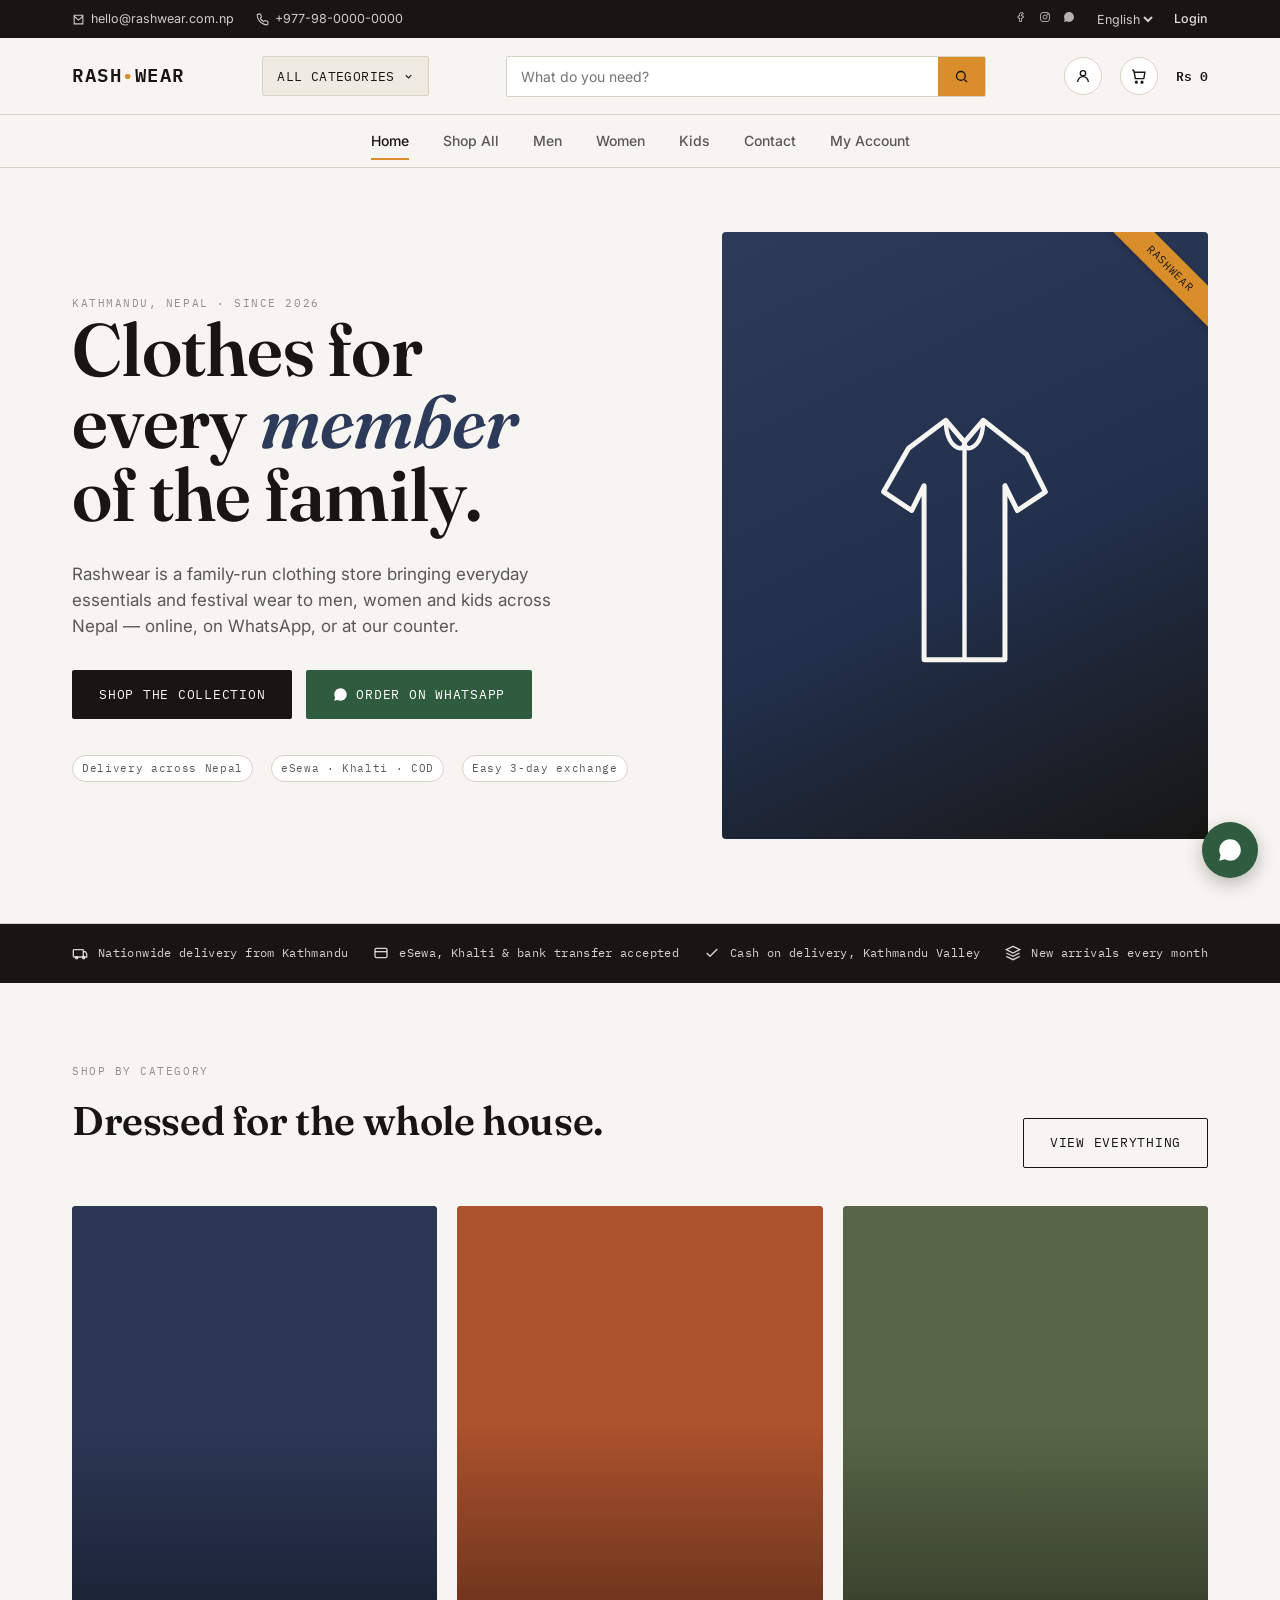
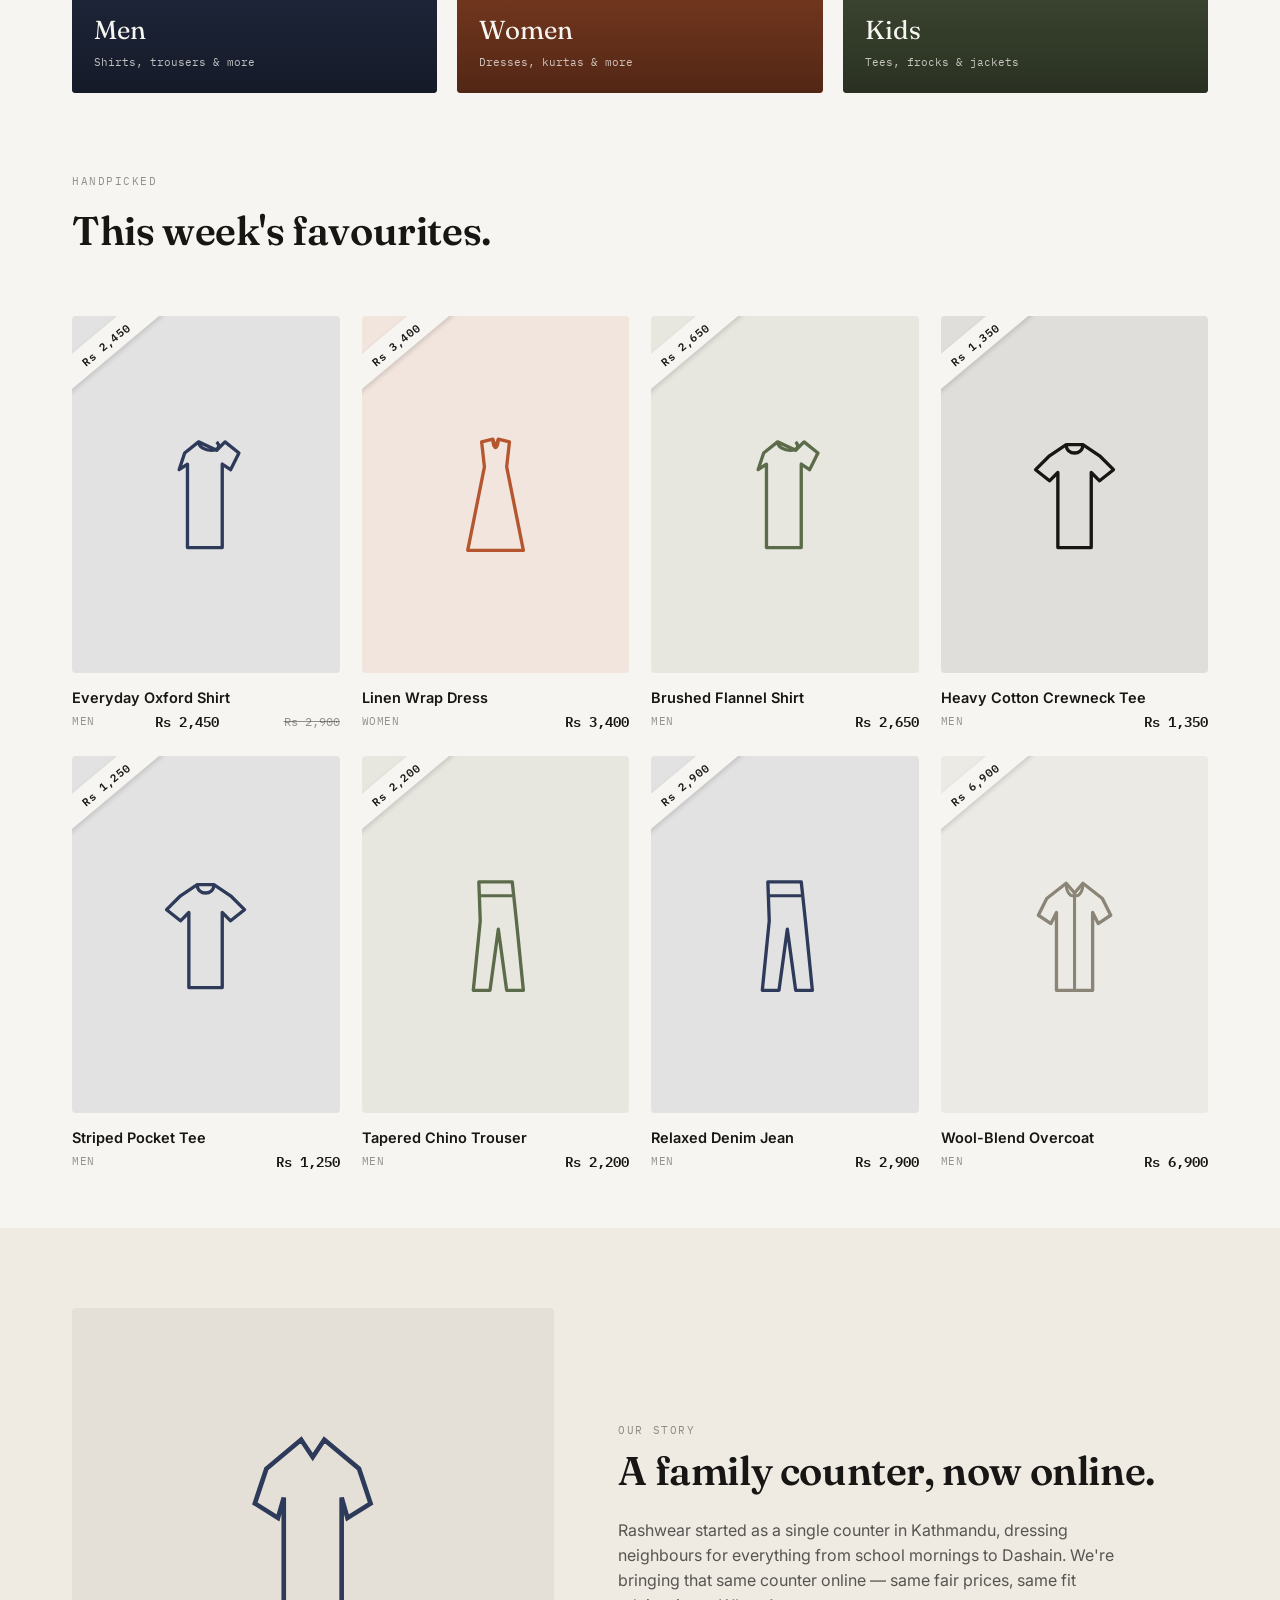
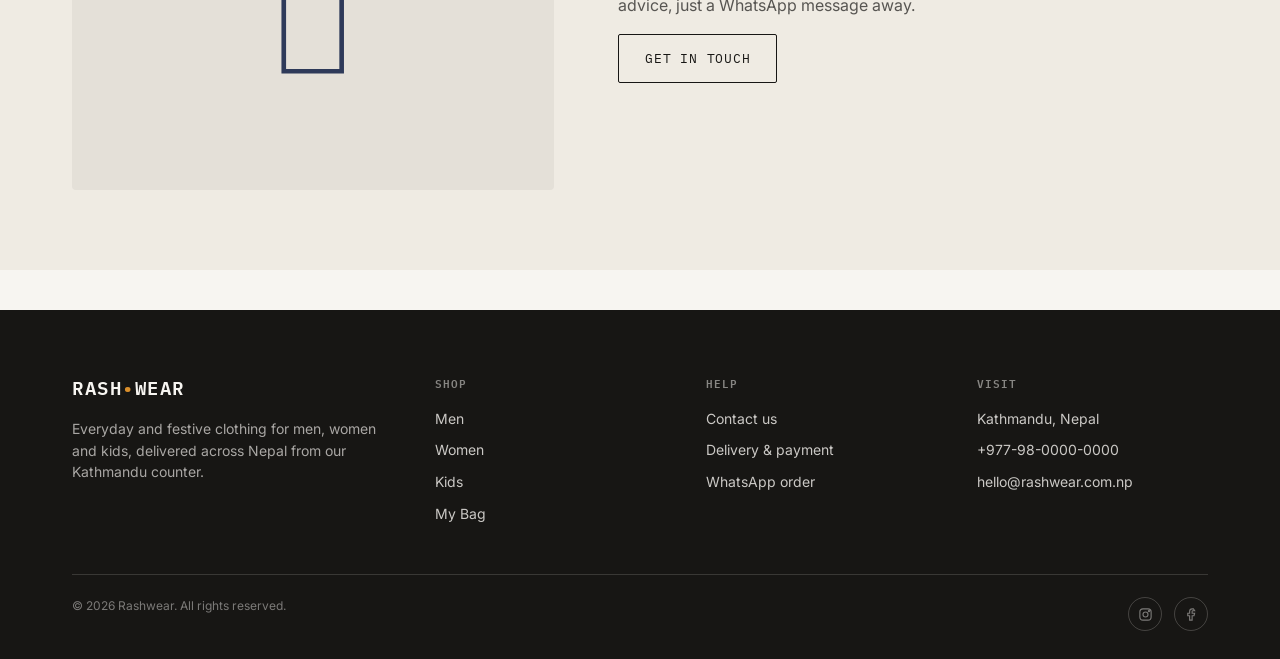
<file: backup-static-site/index.html>
<!DOCTYPE html>
<html lang="en">
<head>
<meta charset="UTF-8">
<meta name="viewport" content="width=device-width, initial-scale=1.0">
<title>Rashwear — Everyday clothing for the whole family, Kathmandu</title>
<meta name="description" content="Rashwear is a Kathmandu-based clothing store for men, women and kids. Shop online with delivery across Nepal, pay via eSewa, Khalti, bank transfer or cash on delivery.">
<link rel="preconnect" href="https://fonts.googleapis.com">
<link href="https://fonts.googleapis.com/css2?family=Fraunces:ital,opsz,wght@0,9..144,400;0,9..144,600;1,9..144,500&family=Inter:wght@400;500;600&family=IBM+Plex+Mono:wght@400;500;600&display=swap" rel="stylesheet">
<link rel="stylesheet" href="css/style.css">
</head>
<body data-page="home">

<header class="site-header">
  <div class="utility-bar">
    <div class="container utility-inner">
      <div class="utility-left">
        <a href="mailto:hello@rashwear.com.np">
          <svg width="13" height="13" viewBox="0 0 24 24" fill="none" stroke="currentColor" stroke-width="2"><path d="M4 4h16v16H4z"/><path d="m4 6 8 7 8-7"/></svg>
          hello@rashwear.com.np
        </a>
        <a href="tel:+9779800000000">
          <svg width="13" height="13" viewBox="0 0 24 24" fill="none" stroke="currentColor" stroke-width="2"><path d="M22 16.92v3a2 2 0 0 1-2.18 2 19.8 19.8 0 0 1-8.63-3.07 19.5 19.5 0 0 1-6-6 19.8 19.8 0 0 1-3.07-8.67A2 2 0 0 1 4.11 2h3a2 2 0 0 1 2 1.72c.13.96.36 1.9.68 2.81a2 2 0 0 1-.45 2.11L8.09 9.91a16 16 0 0 0 6 6l1.27-1.27a2 2 0 0 1 2.11-.45c.91.32 1.85.55 2.81.68A2 2 0 0 1 22 16.92z"/></svg>
          +977-98-0000-0000
        </a>
      </div>
      <div class="utility-right">
        <div class="utility-social">
          <a href="#" aria-label="Facebook"><svg width="12" height="12" viewBox="0 0 24 24" fill="none" stroke="currentColor" stroke-width="1.8"><path d="M15 3h-2a4 4 0 0 0-4 4v3H6v4h3v7h4v-7h3l1-4h-4V7a1 1 0 0 1 1-1h3Z"/></svg></a>
          <a href="#" aria-label="Instagram"><svg width="12" height="12" viewBox="0 0 24 24" fill="none" stroke="currentColor" stroke-width="1.8"><rect x="3" y="3" width="18" height="18" rx="5"/><circle cx="12" cy="12" r="4"/><circle cx="17.5" cy="6.5" r="1"/></svg></a>
          <a href="https://wa.me/9779800000000" target="_blank" rel="noopener" aria-label="WhatsApp"><svg width="12" height="12" viewBox="0 0 24 24" fill="currentColor"><path d="M12.04 2C6.58 2 2.13 6.45 2.13 11.91c0 1.75.46 3.39 1.26 4.81L2 22l5.4-1.36a9.9 9.9 0 0 0 4.64 1.18h.01c5.46 0 9.9-4.45 9.9-9.91C21.96 6.45 17.5 2 12.04 2Z"/></svg></a>
        </div>
        <select class="lang-select" aria-label="Language">
          <option>English</option>
          <option>नेपाली</option>
        </select>
        <div data-account-slot><a href="account.html" class="utility-login">Login</a></div>
      </div>
    </div>
  </div>

  <div class="main-bar">
    <div class="container nav">
      <a href="index.html" class="wordmark">RASH<span class="dot">•</span>WEAR</a>

      <div class="mega-wrap">
        <button class="mega-trigger" type="button" data-mega-trigger>
          <span class="mega-label">All Categories</span>
          <svg width="11" height="11" viewBox="0 0 24 24" fill="none" stroke="currentColor" stroke-width="2.4"><path d="m6 9 6 6 6-6"/></svg>
        </button>
        <div class="mega-panel" data-mega-panel>
          <div class="mega-col">
            <h4><a href="shop.html?cat=men">Men</a></h4>
            <a href="shop.html?cat=men">All Men</a>
            <a href="shop.html?cat=men&amp;sub=Shirts">Shirts</a>
            <a href="shop.html?cat=men&amp;sub=T-Shirts">T-Shirts</a>
            <a href="shop.html?cat=men&amp;sub=Trousers">Trousers</a>
            <a href="shop.html?cat=men&amp;sub=Jackets">Jackets</a>
            <a href="shop.html?cat=men&amp;sub=Ethnic+Wear">Ethnic Wear</a>
          </div>
          <div class="mega-col">
            <h4><a href="shop.html?cat=women">Women</a></h4>
            <a href="shop.html?cat=women">All Women</a>
            <a href="shop.html?cat=women&amp;sub=Dresses">Dresses</a>
            <a href="shop.html?cat=women&amp;sub=Tops+%26+Shirts">Tops &amp; Shirts</a>
            <a href="shop.html?cat=women&amp;sub=Trousers">Trousers</a>
            <a href="shop.html?cat=women&amp;sub=Knitwear">Knitwear</a>
            <a href="shop.html?cat=women&amp;sub=Ethnic+Wear">Ethnic Wear</a>
          </div>
          <div class="mega-col">
            <h4><a href="shop.html?cat=kids">Kids</a></h4>
            <a href="shop.html?cat=kids">All Kids</a>
            <a href="shop.html?cat=kids&amp;sub=T-Shirts">T-Shirts</a>
            <a href="shop.html?cat=kids&amp;sub=Frocks">Frocks</a>
            <a href="shop.html?cat=kids&amp;sub=Jackets">Jackets</a>
            <a href="shop.html?cat=kids&amp;sub=Bottoms">Bottoms</a>
          </div>
        </div>
      </div>

      <form class="search-bar" role="search" data-search-form>
        <input type="search" name="q" placeholder="What do you need?" data-search-input aria-label="Search products">
        <button type="submit" aria-label="Search">
          <svg width="15" height="15" viewBox="0 0 24 24" fill="none" stroke="currentColor" stroke-width="2.2"><circle cx="11" cy="11" r="7"/><path d="m21 21-4.3-4.3"/></svg>
        </button>
      </form>

      <div class="nav-right">
        <a href="account.html" class="icon-btn" aria-label="My account">
          <svg width="16" height="16" viewBox="0 0 24 24" fill="none" stroke="currentColor" stroke-width="2"><circle cx="12" cy="8" r="4"/><path d="M4 21c0-4.4 3.6-8 8-8s8 3.6 8 8"/></svg>
        </a>
        <a href="cart.html" class="icon-btn" aria-label="Cart">
          <svg width="17" height="17" viewBox="0 0 24 24" fill="none" stroke="currentColor" stroke-width="2"><path d="M6 6h15l-1.5 9h-12z"/><circle cx="9" cy="20" r="1.2"/><circle cx="17" cy="20" r="1.2"/><path d="M3 3h2l1 3"/></svg>
          <span class="cart-count" data-cart-count>0</span>
        </a>
        <span class="cart-mini-total" data-cart-mini-total>Rs 0</span>
        <button class="nav-toggle" aria-label="Menu"><span></span></button>
      </div>
    </div>

    <div class="quicklinks-bar">
      <div class="container">
        <nav class="nav-links">
          <a href="index.html" class="active">Home</a>
          <a href="shop.html">Shop All</a>
          <a href="shop.html?cat=men">Men</a>
          <a href="shop.html?cat=women">Women</a>
          <a href="shop.html?cat=kids">Kids</a>
          <a href="contact.html">Contact</a>
          <a href="account.html">My Account</a>
        </nav>
      </div>
    </div>
  </div>
</header>

<section class="hero">
  <div class="container hero-grid">
    <div>
      <span class="eyebrow hero-eyebrow">Kathmandu, Nepal · Since 2026</span>
      <h1>Clothes for<br>every <em>member</em><br>of the family.</h1>
      <p class="lede">Rashwear is a family-run clothing store bringing everyday essentials and festival wear to men, women and kids across Nepal — online, on WhatsApp, or at our counter.</p>
      <div class="hero-ctas">
        <a href="shop.html" class="btn btn-primary">Shop the collection</a>
        <a href="https://wa.me/9779800000000" target="_blank" rel="noopener" class="btn btn-wa">
          <svg width="15" height="15" viewBox="0 0 24 24" fill="currentColor"><path d="M12.04 2C6.58 2 2.13 6.45 2.13 11.91c0 1.75.46 3.39 1.26 4.81L2 22l5.4-1.36a9.9 9.9 0 0 0 4.64 1.18h.01c5.46 0 9.9-4.45 9.9-9.91C21.96 6.45 17.5 2 12.04 2Z"/></svg>
          Order on WhatsApp
        </a>
      </div>
      <div class="hero-trust">
        <span class="tag-chip">Delivery across Nepal</span>
        <span class="tag-chip">eSewa · Khalti · COD</span>
        <span class="tag-chip">Easy 3-day exchange</span>
      </div>
    </div>
    <div class="hero-visual">
      <div class="corner-tag">RASHWEAR</div>
      <svg viewBox="0 0 100 100" xmlns="http://www.w3.org/2000/svg" fill="none" style="color:#F7F5F1">
        <path d="M32 22 L44 13 L50 20 L56 13 L70 24 L76 36 L67 42 L63 34 L63 90 L37 90 L37 34 L33 42 L24 36 Z" stroke="currentColor" stroke-width="1.6" stroke-linejoin="round"/>
        <path d="M50 20 L50 90 M44 13 C44 22 50 24 50 20 C50 24 56 22 56 13" stroke="currentColor" stroke-width="1.4"/>
      </svg>
    </div>
  </div>
</section>

<div class="strip">
  <div class="container">
    <div class="strip-item"><svg viewBox="0 0 24 24" fill="none" stroke="currentColor" stroke-width="2"><rect x="2" y="7" width="15" height="11" rx="1"/><path d="M17 10h3l2 3v5h-5"/><circle cx="7" cy="19" r="1.6"/><circle cx="17.5" cy="19" r="1.6"/></svg> Nationwide delivery from Kathmandu</div>
    <div class="strip-item"><svg viewBox="0 0 24 24" fill="none" stroke="currentColor" stroke-width="2"><rect x="3" y="5" width="18" height="14" rx="2"/><path d="M3 10h18"/></svg> eSewa, Khalti &amp; bank transfer accepted</div>
    <div class="strip-item"><svg viewBox="0 0 24 24" fill="none" stroke="currentColor" stroke-width="2"><path d="M20 6 9 17l-5-5"/></svg> Cash on delivery, Kathmandu Valley</div>
    <div class="strip-item"><svg viewBox="0 0 24 24" fill="none" stroke="currentColor" stroke-width="2"><path d="M12 2 2 7l10 5 10-5-10-5Z"/><path d="M2 17l10 5 10-5M2 12l10 5 10-5"/></svg> New arrivals every month</div>
  </div>
</div>

<section class="section">
  <div class="container">
    <div class="section-head">
      <div>
        <span class="eyebrow">Shop by category</span>
        <h2>Dressed for the whole house.</h2>
      </div>
      <a href="shop.html" class="btn btn-outline">View everything</a>
    </div>
    <div class="cat-grid">
      <a class="cat-tile" href="shop.html?cat=men" style="background:#2E3A59;">
        <svg viewBox="0 0 100 133" preserveAspectRatio="xMidYMid slice"><rect width="100" height="133" fill="#2E3A59"/></svg>
        <div><span class="cat-label">Men</span><span class="cat-count">Shirts, trousers &amp; more</span></div>
      </a>
      <a class="cat-tile" href="shop.html?cat=women" style="background:#B5562F;">
        <svg viewBox="0 0 100 133" preserveAspectRatio="xMidYMid slice"><rect width="100" height="133" fill="#B5562F"/></svg>
        <div><span class="cat-label">Women</span><span class="cat-count">Dresses, kurtas &amp; more</span></div>
      </a>
      <a class="cat-tile" href="shop.html?cat=kids" style="background:#5C6B4A;">
        <svg viewBox="0 0 100 133" preserveAspectRatio="xMidYMid slice"><rect width="100" height="133" fill="#5C6B4A"/></svg>
        <div><span class="cat-label">Kids</span><span class="cat-count">Tees, frocks &amp; jackets</span></div>
      </a>
    </div>
  </div>
</section>

<section class="section section-tight" style="padding-top:0;">
  <div class="container">
    <div class="section-head">
      <div>
        <span class="eyebrow">Handpicked</span>
        <h2>This week's favourites.</h2>
      </div>
    </div>
    <div class="product-grid" data-featured-grid></div>
  </div>
</section>

<section class="section" style="background:var(--paper-dim);">
  <div class="container story">
    <div class="story-visual">
      <svg viewBox="0 0 100 100" fill="none" stroke="var(--indigo)" stroke-width="1.6"><path d="M34 22 L46 12 L50 18 L54 12 L66 22 L70 34 L62 39 L60 32 L60 92 H40 L40 32 L38 39 L30 34 Z"/></svg>
    </div>
    <div>
      <span class="eyebrow">Our story</span>
      <h2>A family counter, now online.</h2>
      <p>Rashwear started as a single counter in Kathmandu, dressing neighbours for everything from school mornings to Dashain. We're bringing that same counter online — same fair prices, same fit advice, just a WhatsApp message away.</p>
      <a href="contact.html" class="btn btn-outline">Get in touch</a>
    </div>
  </div>
</section>

<footer class="site-footer">
  <div class="container">
    <div class="footer-grid">
      <div>
        <a href="index.html" class="wordmark">RASH<span class="dot">•</span>WEAR</a>
        <p class="footer-about">Everyday and festive clothing for men, women and kids, delivered across Nepal from our Kathmandu counter.</p>
      </div>
      <div class="footer-col">
        <h4>Shop</h4>
        <a href="shop.html?cat=men">Men</a>
        <a href="shop.html?cat=women">Women</a>
        <a href="shop.html?cat=kids">Kids</a>
        <a href="cart.html">My Bag</a>
      </div>
      <div class="footer-col">
        <h4>Help</h4>
        <a href="contact.html">Contact us</a>
        <a href="checkout.html">Delivery &amp; payment</a>
        <a href="https://wa.me/9779800000000" target="_blank" rel="noopener">WhatsApp order</a>
      </div>
      <div class="footer-col">
        <h4>Visit</h4>
        <p>Kathmandu, Nepal</p>
        <p>+977-98-0000-0000</p>
        <p>hello@rashwear.com.np</p>
      </div>
    </div>
    <div class="footer-bottom">
      <span>© 2026 Rashwear. All rights reserved.</span>
      <div class="footer-social">
        <a href="#" aria-label="Instagram"><svg width="15" height="15" viewBox="0 0 24 24" fill="none" stroke="currentColor" stroke-width="1.8"><rect x="3" y="3" width="18" height="18" rx="5"/><circle cx="12" cy="12" r="4"/><circle cx="17.5" cy="6.5" r="1"/></svg></a>
        <a href="#" aria-label="Facebook"><svg width="15" height="15" viewBox="0 0 24 24" fill="none" stroke="currentColor" stroke-width="1.8"><path d="M15 3h-2a4 4 0 0 0-4 4v3H6v4h3v7h4v-7h3l1-4h-4V7a1 1 0 0 1 1-1h3Z"/></svg></a>
      </div>
    </div>
  </div>
</footer>

<a class="wa-float" href="https://wa.me/9779800000000" target="_blank" rel="noopener" aria-label="Chat on WhatsApp">
  <svg width="26" height="26" viewBox="0 0 24 24" fill="currentColor"><path d="M12.04 2C6.58 2 2.13 6.45 2.13 11.91c0 1.75.46 3.39 1.26 4.81L2 22l5.4-1.36a9.9 9.9 0 0 0 4.64 1.18h.01c5.46 0 9.9-4.45 9.9-9.91C21.96 6.45 17.5 2 12.04 2Z"/></svg>
</a>

<script src="js/data.js"></script>
<script src="js/cart.js"></script>
<script src="js/auth.js"></script>
<script src="js/main.js"></script>
</body>
</html>
</file>
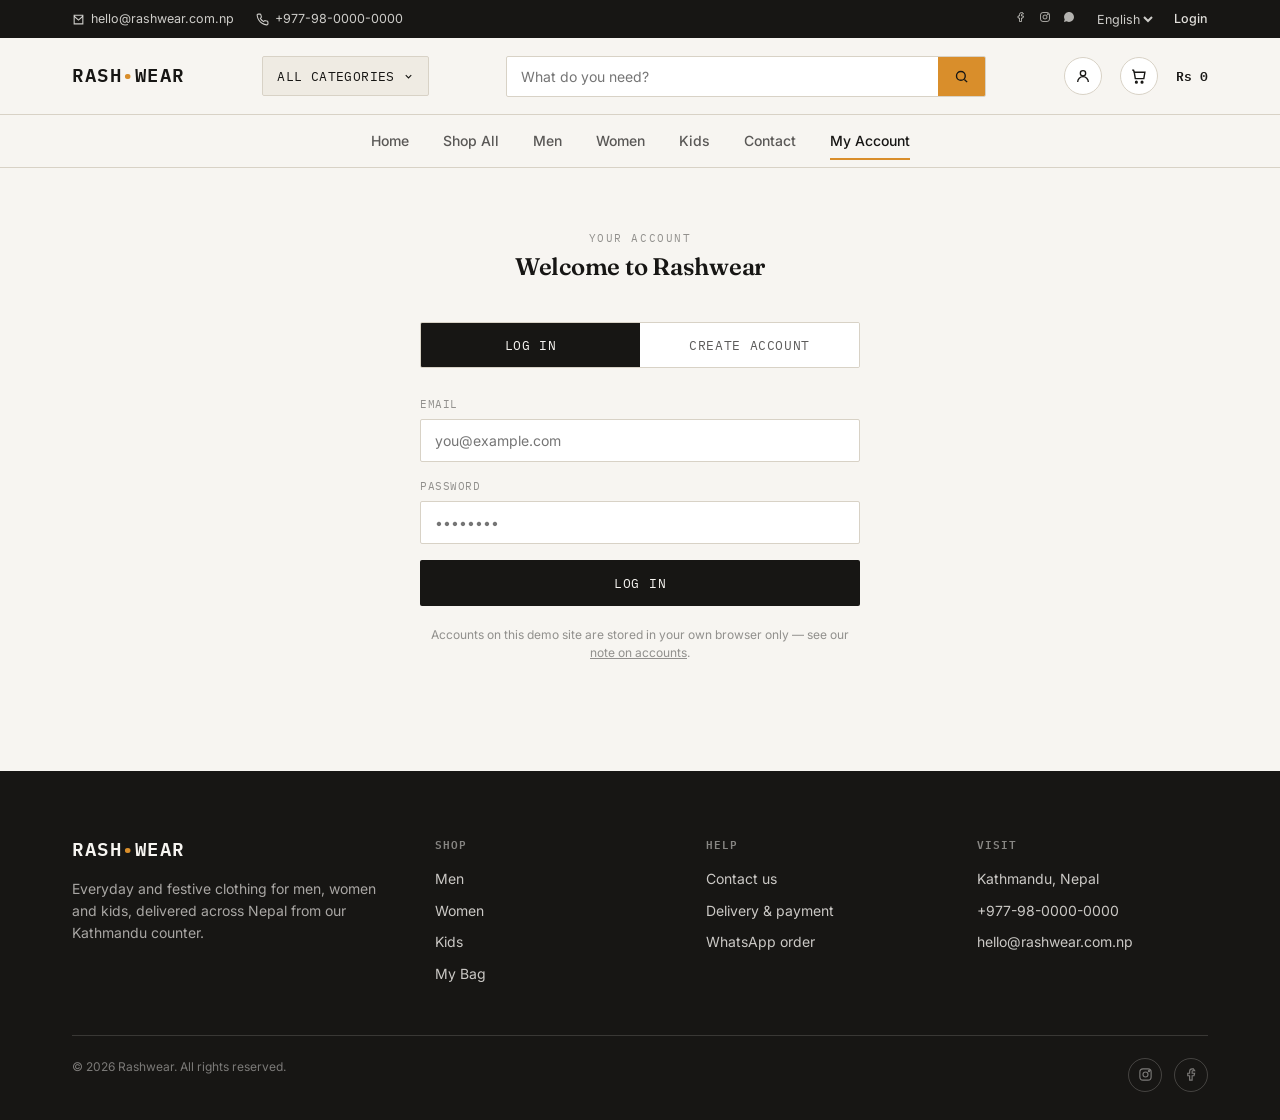
<file: backup-static-site/account.html>
<!DOCTYPE html>
<html lang="en">
<head>
<meta charset="UTF-8">
<meta name="viewport" content="width=device-width, initial-scale=1.0">
<title>My Account — Rashwear</title>
<link rel="preconnect" href="https://fonts.googleapis.com">
<link href="https://fonts.googleapis.com/css2?family=Fraunces:ital,opsz,wght@0,9..144,400;0,9..144,600;1,9..144,500&family=Inter:wght@400;500;600&family=IBM+Plex+Mono:wght@400;500;600&display=swap" rel="stylesheet">
<link rel="stylesheet" href="css/style.css">
</head>
<body data-page="account">

<header class="site-header">
  <div class="utility-bar">
    <div class="container utility-inner">
      <div class="utility-left">
        <a href="mailto:hello@rashwear.com.np">
          <svg width="13" height="13" viewBox="0 0 24 24" fill="none" stroke="currentColor" stroke-width="2"><path d="M4 4h16v16H4z"/><path d="m4 6 8 7 8-7"/></svg>
          hello@rashwear.com.np
        </a>
        <a href="tel:+9779800000000">
          <svg width="13" height="13" viewBox="0 0 24 24" fill="none" stroke="currentColor" stroke-width="2"><path d="M22 16.92v3a2 2 0 0 1-2.18 2 19.8 19.8 0 0 1-8.63-3.07 19.5 19.5 0 0 1-6-6 19.8 19.8 0 0 1-3.07-8.67A2 2 0 0 1 4.11 2h3a2 2 0 0 1 2 1.72c.13.96.36 1.9.68 2.81a2 2 0 0 1-.45 2.11L8.09 9.91a16 16 0 0 0 6 6l1.27-1.27a2 2 0 0 1 2.11-.45c.91.32 1.85.55 2.81.68A2 2 0 0 1 22 16.92z"/></svg>
          +977-98-0000-0000
        </a>
      </div>
      <div class="utility-right">
        <div class="utility-social">
          <a href="#" aria-label="Facebook"><svg width="12" height="12" viewBox="0 0 24 24" fill="none" stroke="currentColor" stroke-width="1.8"><path d="M15 3h-2a4 4 0 0 0-4 4v3H6v4h3v7h4v-7h3l1-4h-4V7a1 1 0 0 1 1-1h3Z"/></svg></a>
          <a href="#" aria-label="Instagram"><svg width="12" height="12" viewBox="0 0 24 24" fill="none" stroke="currentColor" stroke-width="1.8"><rect x="3" y="3" width="18" height="18" rx="5"/><circle cx="12" cy="12" r="4"/><circle cx="17.5" cy="6.5" r="1"/></svg></a>
          <a href="https://wa.me/9779800000000" target="_blank" rel="noopener" aria-label="WhatsApp"><svg width="12" height="12" viewBox="0 0 24 24" fill="currentColor"><path d="M12.04 2C6.58 2 2.13 6.45 2.13 11.91c0 1.75.46 3.39 1.26 4.81L2 22l5.4-1.36a9.9 9.9 0 0 0 4.64 1.18h.01c5.46 0 9.9-4.45 9.9-9.91C21.96 6.45 17.5 2 12.04 2Z"/></svg></a>
        </div>
        <select class="lang-select" aria-label="Language">
          <option>English</option>
          <option>नेपाली</option>
        </select>
        <div data-account-slot><a href="account.html" class="utility-login">Login</a></div>
      </div>
    </div>
  </div>

  <div class="main-bar">
    <div class="container nav">
      <a href="index.html" class="wordmark">RASH<span class="dot">•</span>WEAR</a>

      <div class="mega-wrap">
        <button class="mega-trigger" type="button" data-mega-trigger>
          <span class="mega-label">All Categories</span>
          <svg width="11" height="11" viewBox="0 0 24 24" fill="none" stroke="currentColor" stroke-width="2.4"><path d="m6 9 6 6 6-6"/></svg>
        </button>
        <div class="mega-panel" data-mega-panel>
          <div class="mega-col">
            <h4><a href="shop.html?cat=men">Men</a></h4>
            <a href="shop.html?cat=men">All Men</a>
            <a href="shop.html?cat=men&amp;sub=Shirts">Shirts</a>
            <a href="shop.html?cat=men&amp;sub=T-Shirts">T-Shirts</a>
            <a href="shop.html?cat=men&amp;sub=Trousers">Trousers</a>
            <a href="shop.html?cat=men&amp;sub=Jackets">Jackets</a>
            <a href="shop.html?cat=men&amp;sub=Ethnic+Wear">Ethnic Wear</a>
          </div>
          <div class="mega-col">
            <h4><a href="shop.html?cat=women">Women</a></h4>
            <a href="shop.html?cat=women">All Women</a>
            <a href="shop.html?cat=women&amp;sub=Dresses">Dresses</a>
            <a href="shop.html?cat=women&amp;sub=Tops+%26+Shirts">Tops &amp; Shirts</a>
            <a href="shop.html?cat=women&amp;sub=Trousers">Trousers</a>
            <a href="shop.html?cat=women&amp;sub=Knitwear">Knitwear</a>
            <a href="shop.html?cat=women&amp;sub=Ethnic+Wear">Ethnic Wear</a>
          </div>
          <div class="mega-col">
            <h4><a href="shop.html?cat=kids">Kids</a></h4>
            <a href="shop.html?cat=kids">All Kids</a>
            <a href="shop.html?cat=kids&amp;sub=T-Shirts">T-Shirts</a>
            <a href="shop.html?cat=kids&amp;sub=Frocks">Frocks</a>
            <a href="shop.html?cat=kids&amp;sub=Jackets">Jackets</a>
            <a href="shop.html?cat=kids&amp;sub=Bottoms">Bottoms</a>
          </div>
        </div>
      </div>

      <form class="search-bar" role="search" data-search-form>
        <input type="search" name="q" placeholder="What do you need?" data-search-input aria-label="Search products">
        <button type="submit" aria-label="Search">
          <svg width="15" height="15" viewBox="0 0 24 24" fill="none" stroke="currentColor" stroke-width="2.2"><circle cx="11" cy="11" r="7"/><path d="m21 21-4.3-4.3"/></svg>
        </button>
      </form>

      <div class="nav-right">
        <a href="account.html" class="icon-btn" aria-label="My account">
          <svg width="16" height="16" viewBox="0 0 24 24" fill="none" stroke="currentColor" stroke-width="2"><circle cx="12" cy="8" r="4"/><path d="M4 21c0-4.4 3.6-8 8-8s8 3.6 8 8"/></svg>
        </a>
        <a href="cart.html" class="icon-btn" aria-label="Cart">
          <svg width="17" height="17" viewBox="0 0 24 24" fill="none" stroke="currentColor" stroke-width="2"><path d="M6 6h15l-1.5 9h-12z"/><circle cx="9" cy="20" r="1.2"/><circle cx="17" cy="20" r="1.2"/><path d="M3 3h2l1 3"/></svg>
          <span class="cart-count" data-cart-count>0</span>
        </a>
        <span class="cart-mini-total" data-cart-mini-total>Rs 0</span>
        <button class="nav-toggle" aria-label="Menu"><span></span></button>
      </div>
    </div>

    <div class="quicklinks-bar">
      <div class="container">
        <nav class="nav-links">
          <a href="index.html">Home</a>
          <a href="shop.html">Shop All</a>
          <a href="shop.html?cat=men">Men</a>
          <a href="shop.html?cat=women">Women</a>
          <a href="shop.html?cat=kids">Kids</a>
          <a href="contact.html">Contact</a>
          <a href="account.html" class="active">My Account</a>
        </nav>
      </div>
    </div>
  </div>
</header>

<section class="section-tight">
  <div class="container">

    <!-- Logged-out: login / signup -->
    <div class="account-wrap" data-auth-panel>
      <div class="account-hero">
        <span class="eyebrow">Your account</span>
        <h1>Welcome to Rashwear</h1>
      </div>
      <div class="account-tabs">
        <button class="account-tab active" data-tab="login">Log in</button>
        <button class="account-tab" data-tab="signup">Create account</button>
      </div>

      <div class="account-error" data-login-error></div>
      <form class="account-form active" data-tab-panel="login">
        <div class="field"><label>Email</label><input type="email" name="email" required placeholder="you@example.com"></div>
        <div class="field"><label>Password</label><input type="password" name="password" required placeholder="••••••••"></div>
        <button type="submit" class="btn btn-primary btn-block">Log in</button>
      </form>

      <div class="account-error" data-signup-error></div>
      <form class="account-form" data-tab-panel="signup">
        <div class="field"><label>Full name</label><input type="text" name="name" required placeholder="e.g. Sabina Shrestha"></div>
        <div class="field"><label>Email</label><input type="email" name="email" required placeholder="you@example.com"></div>
        <div class="field"><label>Phone</label><input type="tel" name="phone" placeholder="98XXXXXXXX"></div>
        <div class="field"><label>Password</label><input type="password" name="password" required minlength="4" placeholder="At least 4 characters"></div>
        <button type="submit" class="btn btn-primary btn-block">Create account</button>
      </form>

      <p style="font-size:12px; color:var(--ink-45); text-align:center; margin-top:20px;">
        Accounts on this demo site are stored in your own browser only — see our <a href="#" style="text-decoration:underline;" data-privacy-note>note on accounts</a>.
      </p>
    </div>

    <!-- Logged-in: dashboard -->
    <div class="account-dashboard" data-dashboard-panel>
      <div class="account-hero">
        <span class="eyebrow">Your account</span>
        <h1>Hi, <span data-dash-name>there</span></h1>
        <p style="color:var(--ink-70);" data-dash-email></p>
      </div>
      <div style="max-width:560px; margin:0 auto;">
        <div class="divider-tag"><span>Order history</span></div>
        <div data-order-list></div>
        <button class="btn btn-outline btn-block" data-logout-btn style="margin-top:10px;">Log out</button>
      </div>
    </div>

  </div>
</section>

<footer class="site-footer">
  <div class="container">
    <div class="footer-grid">
      <div>
        <a href="index.html" class="wordmark">RASH<span class="dot">•</span>WEAR</a>
        <p class="footer-about">Everyday and festive clothing for men, women and kids, delivered across Nepal from our Kathmandu counter.</p>
      </div>
      <div class="footer-col">
        <h4>Shop</h4>
        <a href="shop.html?cat=men">Men</a>
        <a href="shop.html?cat=women">Women</a>
        <a href="shop.html?cat=kids">Kids</a>
        <a href="cart.html">My Bag</a>
      </div>
      <div class="footer-col">
        <h4>Help</h4>
        <a href="contact.html">Contact us</a>
        <a href="checkout.html">Delivery &amp; payment</a>
        <a href="https://wa.me/9779800000000" target="_blank" rel="noopener">WhatsApp order</a>
      </div>
      <div class="footer-col">
        <h4>Visit</h4>
        <p>Kathmandu, Nepal</p>
        <p>+977-98-0000-0000</p>
        <p>hello@rashwear.com.np</p>
      </div>
    </div>
    <div class="footer-bottom">
      <span>© 2026 Rashwear. All rights reserved.</span>
      <div class="footer-social">
        <a href="#" aria-label="Instagram"><svg width="15" height="15" viewBox="0 0 24 24" fill="none" stroke="currentColor" stroke-width="1.8"><rect x="3" y="3" width="18" height="18" rx="5"/><circle cx="12" cy="12" r="4"/><circle cx="17.5" cy="6.5" r="1"/></svg></a>
        <a href="#" aria-label="Facebook"><svg width="15" height="15" viewBox="0 0 24 24" fill="none" stroke="currentColor" stroke-width="1.8"><path d="M15 3h-2a4 4 0 0 0-4 4v3H6v4h3v7h4v-7h3l1-4h-4V7a1 1 0 0 1 1-1h3Z"/></svg></a>
      </div>
    </div>
  </div>
</footer>

<script src="js/data.js"></script>
<script src="js/cart.js"></script>
<script src="js/auth.js"></script>
<script>
  function initAccountPage(){
    const authPanel = document.querySelector("[data-auth-panel]");
    const dashPanel = document.querySelector("[data-dashboard-panel]");
    if (!authPanel) return;

    function renderPage(){
      const user = authCurrent();
      if (user){
        authPanel.style.display = "none";
        dashPanel.classList.add("active");
        dashPanel.querySelector("[data-dash-name]").textContent = user.name.split(" ")[0];
        dashPanel.querySelector("[data-dash-email]").textContent = user.email;
        const orders = JSON.parse(localStorage.getItem("rashwear_orders") || "[]")
          .filter(o => o.email && user.email && o.email.toLowerCase() === user.email.toLowerCase())
          .reverse();
        const list = dashPanel.querySelector("[data-order-list]");
        if (!orders.length){
          list.innerHTML = `<p class="account-empty-orders">No orders placed with this email yet — they'll show up here after checkout.</p>`;
        } else {
          list.innerHTML = orders.map(o => `
            <div class="account-order-card">
              <div class="oid">${o.id}</div>
              <div class="ometa">${new Date(o.placedAt).toLocaleDateString()} · ${o.payment}</div>
              ${o.items.map(i => `<div class="oline"><span>${i.name} (${i.size}) × ${i.qty}</span><span>${fmtNPR(i.total)}</span></div>`).join("")}
              <div class="oline" style="font-weight:600; border-top:1px dashed var(--stone-line); margin-top:6px; padding-top:8px;"><span>Total</span><span>${fmtNPR(o.total)}</span></div>
            </div>`).join("");
        }
      } else {
        authPanel.style.display = "block";
        dashPanel.classList.remove("active");
      }
    }

    // tabs
    document.querySelectorAll(".account-tab").forEach(tab => tab.addEventListener("click", () => {
      document.querySelectorAll(".account-tab").forEach(t => t.classList.remove("active"));
      document.querySelectorAll(".account-form").forEach(f => f.classList.remove("active"));
      tab.classList.add("active");
      document.querySelector(`[data-tab-panel="${tab.dataset.tab}"]`).classList.add("active");
    }));

    // login
    document.querySelector('[data-tab-panel="login"]').addEventListener("submit", (e) => {
      e.preventDefault();
      const data = new FormData(e.target);
      const result = authLogin(data.get("email"), data.get("password"));
      const errEl = document.querySelector("[data-login-error]");
      if (!result.ok){ errEl.textContent = result.error; errEl.classList.add("show"); return; }
      errEl.classList.remove("show");
      renderPage();
    });

    // signup
    document.querySelector('[data-tab-panel="signup"]').addEventListener("submit", (e) => {
      e.preventDefault();
      const data = new FormData(e.target);
      const result = authSignup(data.get("name"), data.get("email"), data.get("phone"), data.get("password"));
      const errEl = document.querySelector("[data-signup-error]");
      if (!result.ok){ errEl.textContent = result.error; errEl.classList.add("show"); return; }
      errEl.classList.remove("show");
      renderPage();
    });

    document.querySelector("[data-logout-btn]").addEventListener("click", authLogout);

    renderPage();
  }
  document.addEventListener("DOMContentLoaded", initAccountPage);
</script>
<script src="js/main.js"></script>
</body>
</html>
</file>
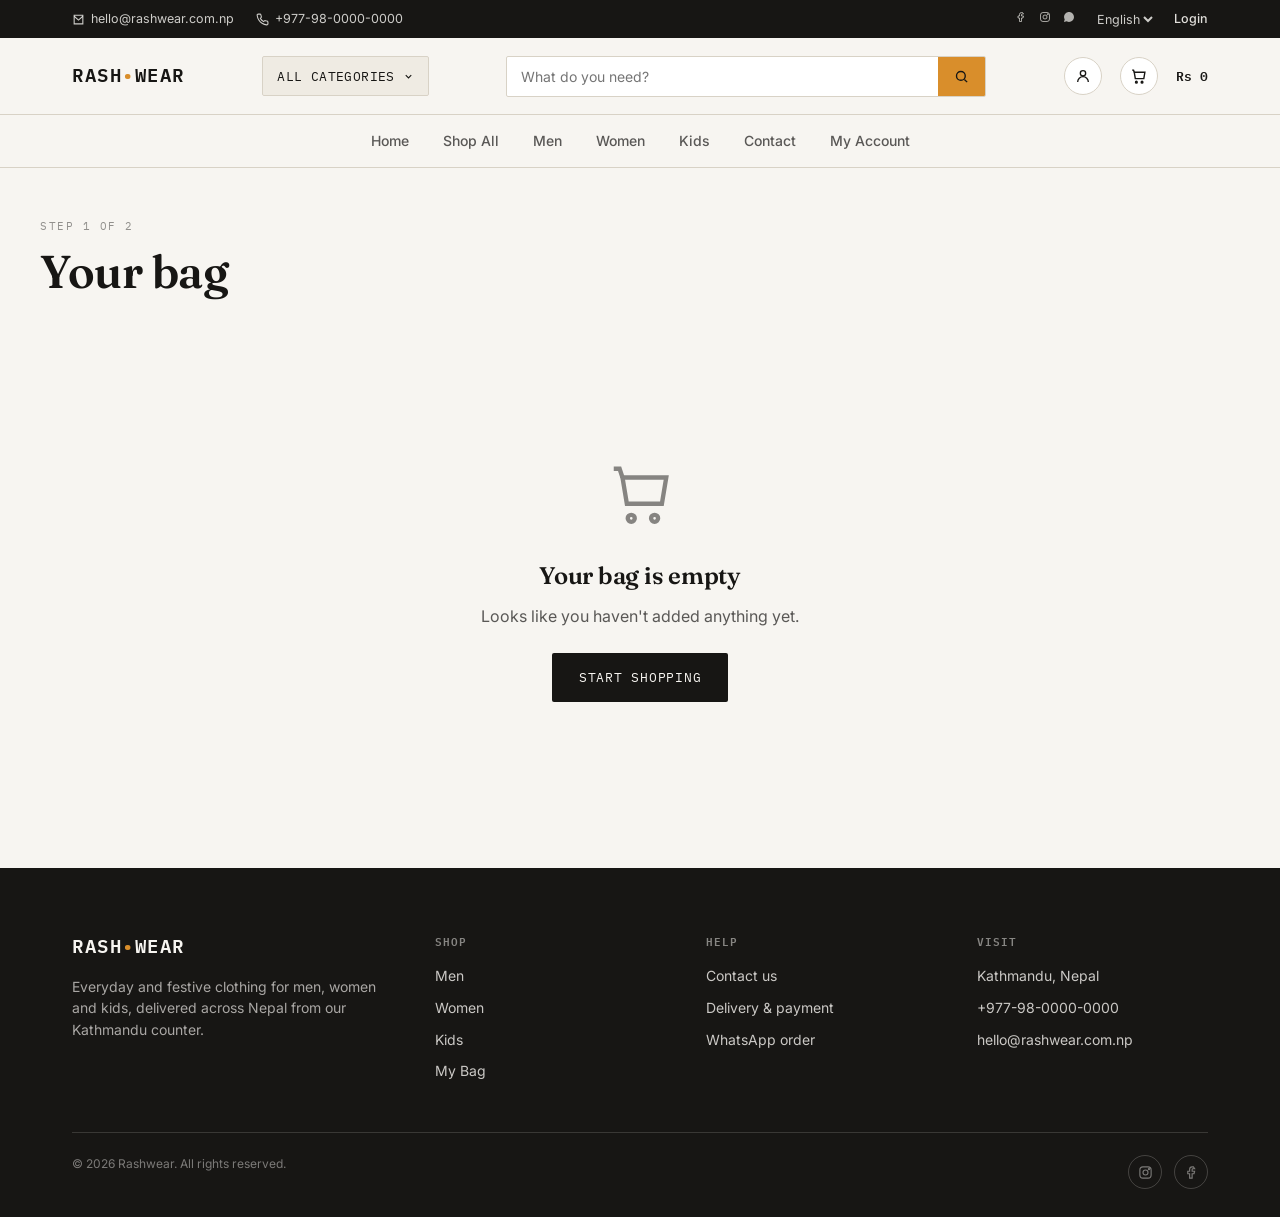
<file: backup-static-site/cart.html>
<!DOCTYPE html>
<html lang="en">
<head>
<meta charset="UTF-8">
<meta name="viewport" content="width=device-width, initial-scale=1.0">
<title>Your Bag — Rashwear</title>
<link rel="preconnect" href="https://fonts.googleapis.com">
<link href="https://fonts.googleapis.com/css2?family=Fraunces:ital,opsz,wght@0,9..144,400;0,9..144,600;1,9..144,500&family=Inter:wght@400;500;600&family=IBM+Plex+Mono:wght@400;500;600&display=swap" rel="stylesheet">
<link rel="stylesheet" href="css/style.css">
</head>
<body data-page="cart">

<header class="site-header">
  <div class="utility-bar">
    <div class="container utility-inner">
      <div class="utility-left">
        <a href="mailto:hello@rashwear.com.np">
          <svg width="13" height="13" viewBox="0 0 24 24" fill="none" stroke="currentColor" stroke-width="2"><path d="M4 4h16v16H4z"/><path d="m4 6 8 7 8-7"/></svg>
          hello@rashwear.com.np
        </a>
        <a href="tel:+9779800000000">
          <svg width="13" height="13" viewBox="0 0 24 24" fill="none" stroke="currentColor" stroke-width="2"><path d="M22 16.92v3a2 2 0 0 1-2.18 2 19.8 19.8 0 0 1-8.63-3.07 19.5 19.5 0 0 1-6-6 19.8 19.8 0 0 1-3.07-8.67A2 2 0 0 1 4.11 2h3a2 2 0 0 1 2 1.72c.13.96.36 1.9.68 2.81a2 2 0 0 1-.45 2.11L8.09 9.91a16 16 0 0 0 6 6l1.27-1.27a2 2 0 0 1 2.11-.45c.91.32 1.85.55 2.81.68A2 2 0 0 1 22 16.92z"/></svg>
          +977-98-0000-0000
        </a>
      </div>
      <div class="utility-right">
        <div class="utility-social">
          <a href="#" aria-label="Facebook"><svg width="12" height="12" viewBox="0 0 24 24" fill="none" stroke="currentColor" stroke-width="1.8"><path d="M15 3h-2a4 4 0 0 0-4 4v3H6v4h3v7h4v-7h3l1-4h-4V7a1 1 0 0 1 1-1h3Z"/></svg></a>
          <a href="#" aria-label="Instagram"><svg width="12" height="12" viewBox="0 0 24 24" fill="none" stroke="currentColor" stroke-width="1.8"><rect x="3" y="3" width="18" height="18" rx="5"/><circle cx="12" cy="12" r="4"/><circle cx="17.5" cy="6.5" r="1"/></svg></a>
          <a href="https://wa.me/9779800000000" target="_blank" rel="noopener" aria-label="WhatsApp"><svg width="12" height="12" viewBox="0 0 24 24" fill="currentColor"><path d="M12.04 2C6.58 2 2.13 6.45 2.13 11.91c0 1.75.46 3.39 1.26 4.81L2 22l5.4-1.36a9.9 9.9 0 0 0 4.64 1.18h.01c5.46 0 9.9-4.45 9.9-9.91C21.96 6.45 17.5 2 12.04 2Z"/></svg></a>
        </div>
        <select class="lang-select" aria-label="Language">
          <option>English</option>
          <option>नेपाली</option>
        </select>
        <div data-account-slot><a href="account.html" class="utility-login">Login</a></div>
      </div>
    </div>
  </div>

  <div class="main-bar">
    <div class="container nav">
      <a href="index.html" class="wordmark">RASH<span class="dot">•</span>WEAR</a>

      <div class="mega-wrap">
        <button class="mega-trigger" type="button" data-mega-trigger>
          <span class="mega-label">All Categories</span>
          <svg width="11" height="11" viewBox="0 0 24 24" fill="none" stroke="currentColor" stroke-width="2.4"><path d="m6 9 6 6 6-6"/></svg>
        </button>
        <div class="mega-panel" data-mega-panel>
          <div class="mega-col">
            <h4><a href="shop.html?cat=men">Men</a></h4>
            <a href="shop.html?cat=men">All Men</a>
            <a href="shop.html?cat=men&amp;sub=Shirts">Shirts</a>
            <a href="shop.html?cat=men&amp;sub=T-Shirts">T-Shirts</a>
            <a href="shop.html?cat=men&amp;sub=Trousers">Trousers</a>
            <a href="shop.html?cat=men&amp;sub=Jackets">Jackets</a>
            <a href="shop.html?cat=men&amp;sub=Ethnic+Wear">Ethnic Wear</a>
          </div>
          <div class="mega-col">
            <h4><a href="shop.html?cat=women">Women</a></h4>
            <a href="shop.html?cat=women">All Women</a>
            <a href="shop.html?cat=women&amp;sub=Dresses">Dresses</a>
            <a href="shop.html?cat=women&amp;sub=Tops+%26+Shirts">Tops &amp; Shirts</a>
            <a href="shop.html?cat=women&amp;sub=Trousers">Trousers</a>
            <a href="shop.html?cat=women&amp;sub=Knitwear">Knitwear</a>
            <a href="shop.html?cat=women&amp;sub=Ethnic+Wear">Ethnic Wear</a>
          </div>
          <div class="mega-col">
            <h4><a href="shop.html?cat=kids">Kids</a></h4>
            <a href="shop.html?cat=kids">All Kids</a>
            <a href="shop.html?cat=kids&amp;sub=T-Shirts">T-Shirts</a>
            <a href="shop.html?cat=kids&amp;sub=Frocks">Frocks</a>
            <a href="shop.html?cat=kids&amp;sub=Jackets">Jackets</a>
            <a href="shop.html?cat=kids&amp;sub=Bottoms">Bottoms</a>
          </div>
        </div>
      </div>

      <form class="search-bar" role="search" data-search-form>
        <input type="search" name="q" placeholder="What do you need?" data-search-input aria-label="Search products">
        <button type="submit" aria-label="Search">
          <svg width="15" height="15" viewBox="0 0 24 24" fill="none" stroke="currentColor" stroke-width="2.2"><circle cx="11" cy="11" r="7"/><path d="m21 21-4.3-4.3"/></svg>
        </button>
      </form>

      <div class="nav-right">
        <a href="account.html" class="icon-btn" aria-label="My account">
          <svg width="16" height="16" viewBox="0 0 24 24" fill="none" stroke="currentColor" stroke-width="2"><circle cx="12" cy="8" r="4"/><path d="M4 21c0-4.4 3.6-8 8-8s8 3.6 8 8"/></svg>
        </a>
        <a href="cart.html" class="icon-btn" aria-label="Cart">
          <svg width="17" height="17" viewBox="0 0 24 24" fill="none" stroke="currentColor" stroke-width="2"><path d="M6 6h15l-1.5 9h-12z"/><circle cx="9" cy="20" r="1.2"/><circle cx="17" cy="20" r="1.2"/><path d="M3 3h2l1 3"/></svg>
          <span class="cart-count" data-cart-count>0</span>
        </a>
        <span class="cart-mini-total" data-cart-mini-total>Rs 0</span>
        <button class="nav-toggle" aria-label="Menu"><span></span></button>
      </div>
    </div>

    <div class="quicklinks-bar">
      <div class="container">
        <nav class="nav-links">
          <a href="index.html">Home</a>
          <a href="shop.html">Shop All</a>
          <a href="shop.html?cat=men">Men</a>
          <a href="shop.html?cat=women">Women</a>
          <a href="shop.html?cat=kids">Kids</a>
          <a href="contact.html">Contact</a>
          <a href="account.html">My Account</a>
        </nav>
      </div>
    </div>
  </div>
</header>

<div class="page-head container">
  <span class="eyebrow">Step 1 of 2</span>
  <h1>Your bag</h1>
</div>

<section class="section-tight">
  <div class="container">

    <div data-cart-empty class="empty-state" style="display:none;">
      <svg viewBox="0 0 24 24" fill="none" stroke="currentColor" stroke-width="1.5"><path d="M6 6h15l-1.5 9h-12z"/><circle cx="9" cy="20" r="1.2"/><circle cx="17" cy="20" r="1.2"/><path d="M3 3h2l1 3"/></svg>
      <h2>Your bag is empty</h2>
      <p>Looks like you haven't added anything yet.</p>
      <a href="shop.html" class="btn btn-primary">Start shopping</a>
    </div>

    <div data-cart-filled class="cart-layout" style="display:grid;">
      <div>
        <div style="display:flex; justify-content:space-between; align-items:center; margin-bottom:6px;">
          <span class="eyebrow" data-count-label></span>
        </div>
        <div data-cart-list></div>
      </div>
      <aside class="summary-card">
        <h3>Order summary</h3>
        <div class="summary-row"><span>Subtotal</span><span data-subtotal>Rs 0</span></div>
        <div class="summary-row"><span>Delivery</span><span>Calculated at checkout</span></div>
        <div class="summary-row total"><span>Estimated total</span><span class="amt" data-total>Rs 0</span></div>
        <a href="checkout.html" class="btn btn-primary btn-block" style="margin-top:16px;">Proceed to checkout</a>
        <button class="btn btn-wa btn-block" data-wa-order style="margin-top:10px;">
          Order this on WhatsApp instead
        </button>
        <p style="font-size:12px; color:var(--ink-45); margin-top:14px; margin-bottom:0;">Prefer to confirm sizes with us first? Send your bag straight to WhatsApp.</p>
      </aside>
    </div>

  </div>
</section>

<footer class="site-footer">
  <div class="container">
    <div class="footer-grid">
      <div>
        <a href="index.html" class="wordmark">RASH<span class="dot">•</span>WEAR</a>
        <p class="footer-about">Everyday and festive clothing for men, women and kids, delivered across Nepal from our Kathmandu counter.</p>
      </div>
      <div class="footer-col">
        <h4>Shop</h4>
        <a href="shop.html?cat=men">Men</a>
        <a href="shop.html?cat=women">Women</a>
        <a href="shop.html?cat=kids">Kids</a>
        <a href="cart.html">My Bag</a>
      </div>
      <div class="footer-col">
        <h4>Help</h4>
        <a href="contact.html">Contact us</a>
        <a href="checkout.html">Delivery &amp; payment</a>
        <a href="https://wa.me/9779800000000" target="_blank" rel="noopener">WhatsApp order</a>
      </div>
      <div class="footer-col">
        <h4>Visit</h4>
        <p>Kathmandu, Nepal</p>
        <p>+977-98-0000-0000</p>
        <p>hello@rashwear.com.np</p>
      </div>
    </div>
    <div class="footer-bottom">
      <span>© 2026 Rashwear. All rights reserved.</span>
      <div class="footer-social">
        <a href="#" aria-label="Instagram"><svg width="15" height="15" viewBox="0 0 24 24" fill="none" stroke="currentColor" stroke-width="1.8"><rect x="3" y="3" width="18" height="18" rx="5"/><circle cx="12" cy="12" r="4"/><circle cx="17.5" cy="6.5" r="1"/></svg></a>
        <a href="#" aria-label="Facebook"><svg width="15" height="15" viewBox="0 0 24 24" fill="none" stroke="currentColor" stroke-width="1.8"><path d="M15 3h-2a4 4 0 0 0-4 4v3H6v4h3v7h4v-7h3l1-4h-4V7a1 1 0 0 1 1-1h3Z"/></svg></a>
      </div>
    </div>
  </div>
</footer>

<script src="js/data.js"></script>
<script src="js/cart.js"></script>
<script src="js/auth.js"></script>
<script src="js/main.js"></script>
</body>
</html>
</file>
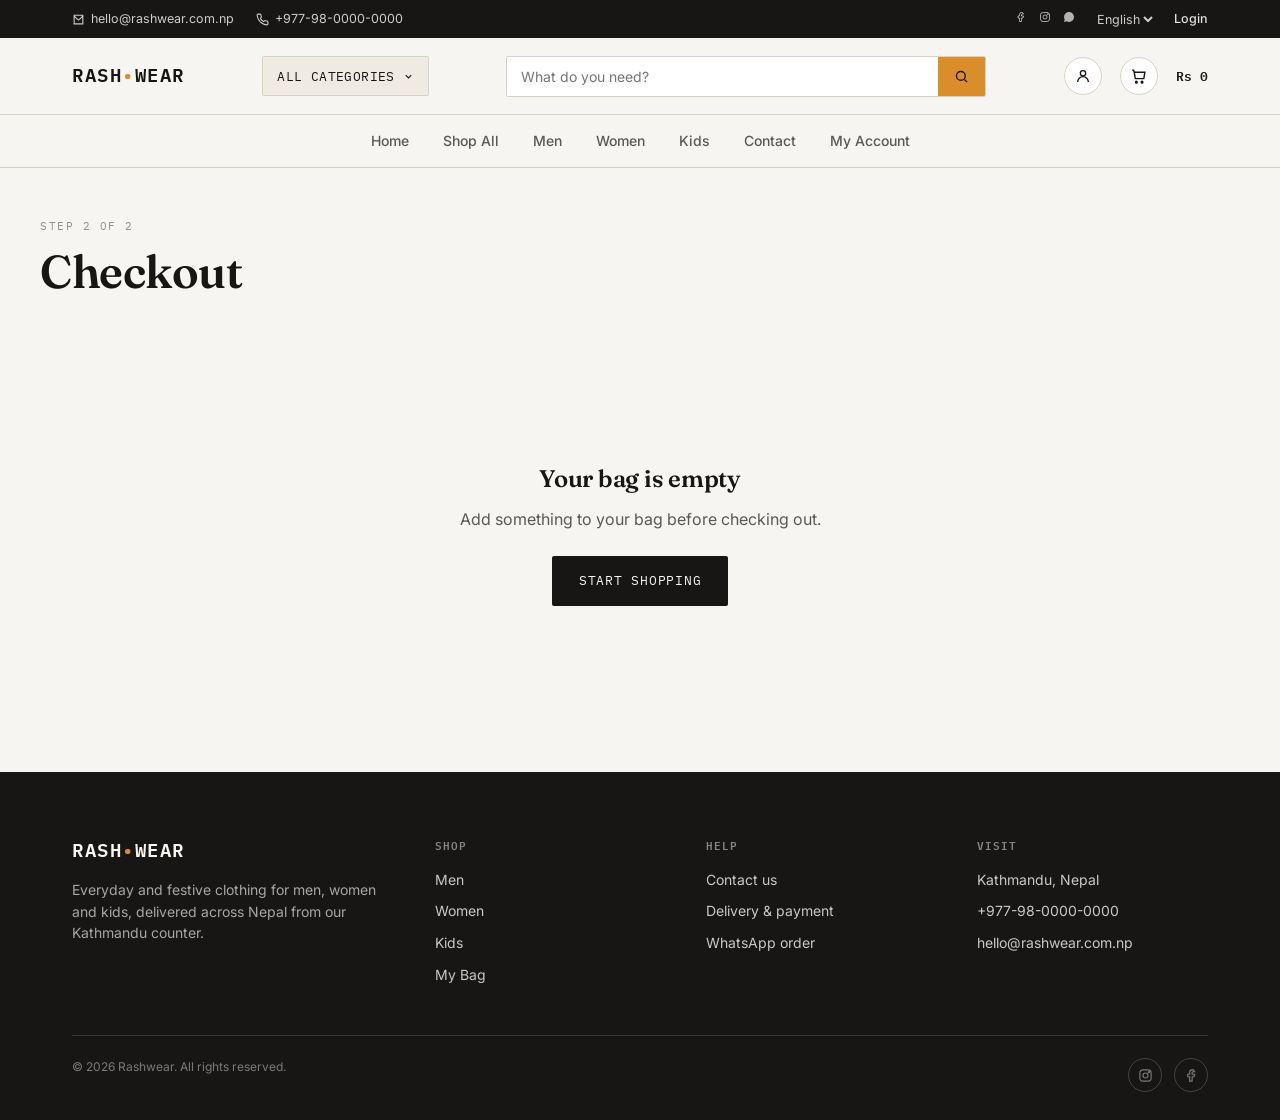
<file: backup-static-site/checkout.html>
<!DOCTYPE html>
<html lang="en">
<head>
<meta charset="UTF-8">
<meta name="viewport" content="width=device-width, initial-scale=1.0">
<title>Checkout — Rashwear</title>
<link rel="preconnect" href="https://fonts.googleapis.com">
<link href="https://fonts.googleapis.com/css2?family=Fraunces:ital,opsz,wght@0,9..144,400;0,9..144,600;1,9..144,500&family=Inter:wght@400;500;600&family=IBM+Plex+Mono:wght@400;500;600&display=swap" rel="stylesheet">
<link rel="stylesheet" href="css/style.css">
</head>
<body data-page="checkout">

<header class="site-header">
  <div class="utility-bar">
    <div class="container utility-inner">
      <div class="utility-left">
        <a href="mailto:hello@rashwear.com.np">
          <svg width="13" height="13" viewBox="0 0 24 24" fill="none" stroke="currentColor" stroke-width="2"><path d="M4 4h16v16H4z"/><path d="m4 6 8 7 8-7"/></svg>
          hello@rashwear.com.np
        </a>
        <a href="tel:+9779800000000">
          <svg width="13" height="13" viewBox="0 0 24 24" fill="none" stroke="currentColor" stroke-width="2"><path d="M22 16.92v3a2 2 0 0 1-2.18 2 19.8 19.8 0 0 1-8.63-3.07 19.5 19.5 0 0 1-6-6 19.8 19.8 0 0 1-3.07-8.67A2 2 0 0 1 4.11 2h3a2 2 0 0 1 2 1.72c.13.96.36 1.9.68 2.81a2 2 0 0 1-.45 2.11L8.09 9.91a16 16 0 0 0 6 6l1.27-1.27a2 2 0 0 1 2.11-.45c.91.32 1.85.55 2.81.68A2 2 0 0 1 22 16.92z"/></svg>
          +977-98-0000-0000
        </a>
      </div>
      <div class="utility-right">
        <div class="utility-social">
          <a href="#" aria-label="Facebook"><svg width="12" height="12" viewBox="0 0 24 24" fill="none" stroke="currentColor" stroke-width="1.8"><path d="M15 3h-2a4 4 0 0 0-4 4v3H6v4h3v7h4v-7h3l1-4h-4V7a1 1 0 0 1 1-1h3Z"/></svg></a>
          <a href="#" aria-label="Instagram"><svg width="12" height="12" viewBox="0 0 24 24" fill="none" stroke="currentColor" stroke-width="1.8"><rect x="3" y="3" width="18" height="18" rx="5"/><circle cx="12" cy="12" r="4"/><circle cx="17.5" cy="6.5" r="1"/></svg></a>
          <a href="https://wa.me/9779800000000" target="_blank" rel="noopener" aria-label="WhatsApp"><svg width="12" height="12" viewBox="0 0 24 24" fill="currentColor"><path d="M12.04 2C6.58 2 2.13 6.45 2.13 11.91c0 1.75.46 3.39 1.26 4.81L2 22l5.4-1.36a9.9 9.9 0 0 0 4.64 1.18h.01c5.46 0 9.9-4.45 9.9-9.91C21.96 6.45 17.5 2 12.04 2Z"/></svg></a>
        </div>
        <select class="lang-select" aria-label="Language">
          <option>English</option>
          <option>नेपाली</option>
        </select>
        <div data-account-slot><a href="account.html" class="utility-login">Login</a></div>
      </div>
    </div>
  </div>

  <div class="main-bar">
    <div class="container nav">
      <a href="index.html" class="wordmark">RASH<span class="dot">•</span>WEAR</a>

      <div class="mega-wrap">
        <button class="mega-trigger" type="button" data-mega-trigger>
          <span class="mega-label">All Categories</span>
          <svg width="11" height="11" viewBox="0 0 24 24" fill="none" stroke="currentColor" stroke-width="2.4"><path d="m6 9 6 6 6-6"/></svg>
        </button>
        <div class="mega-panel" data-mega-panel>
          <div class="mega-col">
            <h4><a href="shop.html?cat=men">Men</a></h4>
            <a href="shop.html?cat=men">All Men</a>
            <a href="shop.html?cat=men&amp;sub=Shirts">Shirts</a>
            <a href="shop.html?cat=men&amp;sub=T-Shirts">T-Shirts</a>
            <a href="shop.html?cat=men&amp;sub=Trousers">Trousers</a>
            <a href="shop.html?cat=men&amp;sub=Jackets">Jackets</a>
            <a href="shop.html?cat=men&amp;sub=Ethnic+Wear">Ethnic Wear</a>
          </div>
          <div class="mega-col">
            <h4><a href="shop.html?cat=women">Women</a></h4>
            <a href="shop.html?cat=women">All Women</a>
            <a href="shop.html?cat=women&amp;sub=Dresses">Dresses</a>
            <a href="shop.html?cat=women&amp;sub=Tops+%26+Shirts">Tops &amp; Shirts</a>
            <a href="shop.html?cat=women&amp;sub=Trousers">Trousers</a>
            <a href="shop.html?cat=women&amp;sub=Knitwear">Knitwear</a>
            <a href="shop.html?cat=women&amp;sub=Ethnic+Wear">Ethnic Wear</a>
          </div>
          <div class="mega-col">
            <h4><a href="shop.html?cat=kids">Kids</a></h4>
            <a href="shop.html?cat=kids">All Kids</a>
            <a href="shop.html?cat=kids&amp;sub=T-Shirts">T-Shirts</a>
            <a href="shop.html?cat=kids&amp;sub=Frocks">Frocks</a>
            <a href="shop.html?cat=kids&amp;sub=Jackets">Jackets</a>
            <a href="shop.html?cat=kids&amp;sub=Bottoms">Bottoms</a>
          </div>
        </div>
      </div>

      <form class="search-bar" role="search" data-search-form>
        <input type="search" name="q" placeholder="What do you need?" data-search-input aria-label="Search products">
        <button type="submit" aria-label="Search">
          <svg width="15" height="15" viewBox="0 0 24 24" fill="none" stroke="currentColor" stroke-width="2.2"><circle cx="11" cy="11" r="7"/><path d="m21 21-4.3-4.3"/></svg>
        </button>
      </form>

      <div class="nav-right">
        <a href="account.html" class="icon-btn" aria-label="My account">
          <svg width="16" height="16" viewBox="0 0 24 24" fill="none" stroke="currentColor" stroke-width="2"><circle cx="12" cy="8" r="4"/><path d="M4 21c0-4.4 3.6-8 8-8s8 3.6 8 8"/></svg>
        </a>
        <a href="cart.html" class="icon-btn" aria-label="Cart">
          <svg width="17" height="17" viewBox="0 0 24 24" fill="none" stroke="currentColor" stroke-width="2"><path d="M6 6h15l-1.5 9h-12z"/><circle cx="9" cy="20" r="1.2"/><circle cx="17" cy="20" r="1.2"/><path d="M3 3h2l1 3"/></svg>
          <span class="cart-count" data-cart-count>0</span>
        </a>
        <span class="cart-mini-total" data-cart-mini-total>Rs 0</span>
        <button class="nav-toggle" aria-label="Menu"><span></span></button>
      </div>
    </div>

    <div class="quicklinks-bar">
      <div class="container">
        <nav class="nav-links">
          <a href="index.html">Home</a>
          <a href="shop.html">Shop All</a>
          <a href="shop.html?cat=men">Men</a>
          <a href="shop.html?cat=women">Women</a>
          <a href="shop.html?cat=kids">Kids</a>
          <a href="contact.html">Contact</a>
          <a href="account.html">My Account</a>
        </nav>
      </div>
    </div>
  </div>
</header>

<div class="page-head container">
  <span class="eyebrow">Step 2 of 2</span>
  <h1>Checkout</h1>
</div>

<section class="section-tight">
  <div class="container">

    <div data-checkout-empty class="empty-state" style="display:none;">
      <h2>Your bag is empty</h2>
      <p>Add something to your bag before checking out.</p>
      <a href="shop.html" class="btn btn-primary">Start shopping</a>
    </div>

    <form data-checkout-form data-checkout-body class="checkout-layout">
      <div>
        <div class="form-block">
          <h3><span class="step-num">1</span> Delivery details</h3>
          <div class="field-row">
            <div class="field"><label>Full name</label><input type="text" name="name" required placeholder="e.g. Sabina Shrestha"></div>
            <div class="field"><label>Phone number</label><input type="tel" name="phone" required placeholder="98XXXXXXXX"></div>
          </div>
          <div class="field-row">
            <div class="field full"><label>Email (optional)</label><input type="email" name="email" placeholder="you@example.com"></div>
          </div>
          <div class="field-row">
            <div class="field full"><label>Delivery address</label><input type="text" name="address" required placeholder="House no., street, tole/ward"></div>
          </div>
          <div class="field-row">
            <div class="field"><label>City / District</label><input type="text" name="city" required placeholder="Kathmandu"></div>
            <div class="field"><label>Landmark (optional)</label><input type="text" name="landmark" placeholder="Near..."></div>
          </div>
          <div class="field-row">
            <div class="field full"><label>Order note (optional)</label><textarea name="note" placeholder="Delivery time preference, gift note, etc."></textarea></div>
          </div>
        </div>

        <div class="form-block">
          <h3><span class="step-num">2</span> Payment method</h3>
          <div class="pay-options">

            <label class="pay-option selected">
              <input type="radio" name="payment" value="eSewa" checked>
              <div style="flex:1;">
                <div class="pay-option-title">eSewa</div>
                <div class="pay-option-desc">Pay with your eSewa wallet.</div>
                <div class="pay-detail">We'll send an eSewa payment request to <strong>rashwear@esewa</strong> for the order total after you place the order — or scan the QR code we share on WhatsApp.</div>
              </div>
            </label>

            <label class="pay-option">
              <input type="radio" name="payment" value="Khalti">
              <div style="flex:1;">
                <div class="pay-option-title">Khalti</div>
                <div class="pay-option-desc">Pay with your Khalti wallet.</div>
                <div class="pay-detail">We'll send a Khalti payment request for the order total, or share a QR code to scan on WhatsApp after you place the order.</div>
              </div>
            </label>

            <label class="pay-option">
              <input type="radio" name="payment" value="Bank Transfer">
              <div style="flex:1;">
                <div class="pay-option-title">Bank transfer</div>
                <div class="pay-option-desc">Direct deposit or online transfer.</div>
                <div class="pay-detail">
                  Bank: <strong>Nepal Bank Ltd.</strong><br>
                  Account name: <strong>Rashwear Pvt. Ltd.</strong><br>
                  Account no.: <strong>0000000000000</strong><br>
                  Please share your payment screenshot on WhatsApp once transferred.
                </div>
              </div>
            </label>

            <label class="pay-option">
              <input type="radio" name="payment" value="Cash on Delivery">
              <div style="flex:1;">
                <div class="pay-option-title">Cash on delivery <span class="badge-soon">Kathmandu Valley</span></div>
                <div class="pay-option-desc">Pay in cash when your order arrives.</div>
                <div class="pay-detail">Available within Kathmandu, Lalitpur and Bhaktapur. Outside the valley, please choose eSewa, Khalti or bank transfer.</div>
              </div>
            </label>

          </div>
        </div>

        <button type="submit" class="btn btn-primary btn-block">Place order</button>
        <p style="font-size:12px; color:var(--ink-45); margin-top:12px;">By placing this order you agree to be contacted on WhatsApp or phone to confirm delivery and payment.</p>
      </div>

      <aside class="summary-card">
        <h3>Order summary</h3>
        <div data-co-summary></div>
        <div class="summary-row"><span>Subtotal</span><span data-co-subtotal>Rs 0</span></div>
        <div class="summary-row"><span>Delivery</span><span>Confirmed on WhatsApp</span></div>
        <div class="summary-row total"><span>Total</span><span class="amt" data-co-total>Rs 0</span></div>
      </aside>
    </form>

    <div data-checkout-confirm class="confirm-panel" style="display:none;">
      <div class="check-circle">
        <svg width="30" height="30" viewBox="0 0 24 24" fill="none" stroke="currentColor" stroke-width="2.5"><path d="M20 6 9 17l-5-5"/></svg>
      </div>
      <div class="order-id">Order <span data-order-id></span></div>
      <p>Thank you! We've received your order and will confirm it shortly. Payment method selected: <strong data-order-payment></strong>. Please tap below to send us your order details on WhatsApp so we can confirm delivery and payment right away.</p>
      <div class="confirm-actions">
        <a href="#" data-wa-confirm target="_blank" rel="noopener" class="btn btn-wa">
          <svg width="15" height="15" viewBox="0 0 24 24" fill="currentColor"><path d="M12.04 2C6.58 2 2.13 6.45 2.13 11.91c0 1.75.46 3.39 1.26 4.81L2 22l5.4-1.36a9.9 9.9 0 0 0 4.64 1.18h.01c5.46 0 9.9-4.45 9.9-9.91C21.96 6.45 17.5 2 12.04 2Z"/></svg>
          Confirm on WhatsApp
        </a>
        <a href="shop.html" class="btn btn-outline">Continue shopping</a>
      </div>
    </div>

  </div>
</section>

<footer class="site-footer">
  <div class="container">
    <div class="footer-grid">
      <div>
        <a href="index.html" class="wordmark">RASH<span class="dot">•</span>WEAR</a>
        <p class="footer-about">Everyday and festive clothing for men, women and kids, delivered across Nepal from our Kathmandu counter.</p>
      </div>
      <div class="footer-col">
        <h4>Shop</h4>
        <a href="shop.html?cat=men">Men</a>
        <a href="shop.html?cat=women">Women</a>
        <a href="shop.html?cat=kids">Kids</a>
        <a href="cart.html">My Bag</a>
      </div>
      <div class="footer-col">
        <h4>Help</h4>
        <a href="contact.html">Contact us</a>
        <a href="checkout.html">Delivery &amp; payment</a>
        <a href="https://wa.me/9779800000000" target="_blank" rel="noopener">WhatsApp order</a>
      </div>
      <div class="footer-col">
        <h4>Visit</h4>
        <p>Kathmandu, Nepal</p>
        <p>+977-98-0000-0000</p>
        <p>hello@rashwear.com.np</p>
      </div>
    </div>
    <div class="footer-bottom">
      <span>© 2026 Rashwear. All rights reserved.</span>
      <div class="footer-social">
        <a href="#" aria-label="Instagram"><svg width="15" height="15" viewBox="0 0 24 24" fill="none" stroke="currentColor" stroke-width="1.8"><rect x="3" y="3" width="18" height="18" rx="5"/><circle cx="12" cy="12" r="4"/><circle cx="17.5" cy="6.5" r="1"/></svg></a>
        <a href="#" aria-label="Facebook"><svg width="15" height="15" viewBox="0 0 24 24" fill="none" stroke="currentColor" stroke-width="1.8"><path d="M15 3h-2a4 4 0 0 0-4 4v3H6v4h3v7h4v-7h3l1-4h-4V7a1 1 0 0 1 1-1h3Z"/></svg></a>
      </div>
    </div>
  </div>
</footer>

<script src="js/data.js"></script>
<script src="js/cart.js"></script>
<script src="js/auth.js"></script>
<script src="js/main.js"></script>
</body>
</html>
</file>
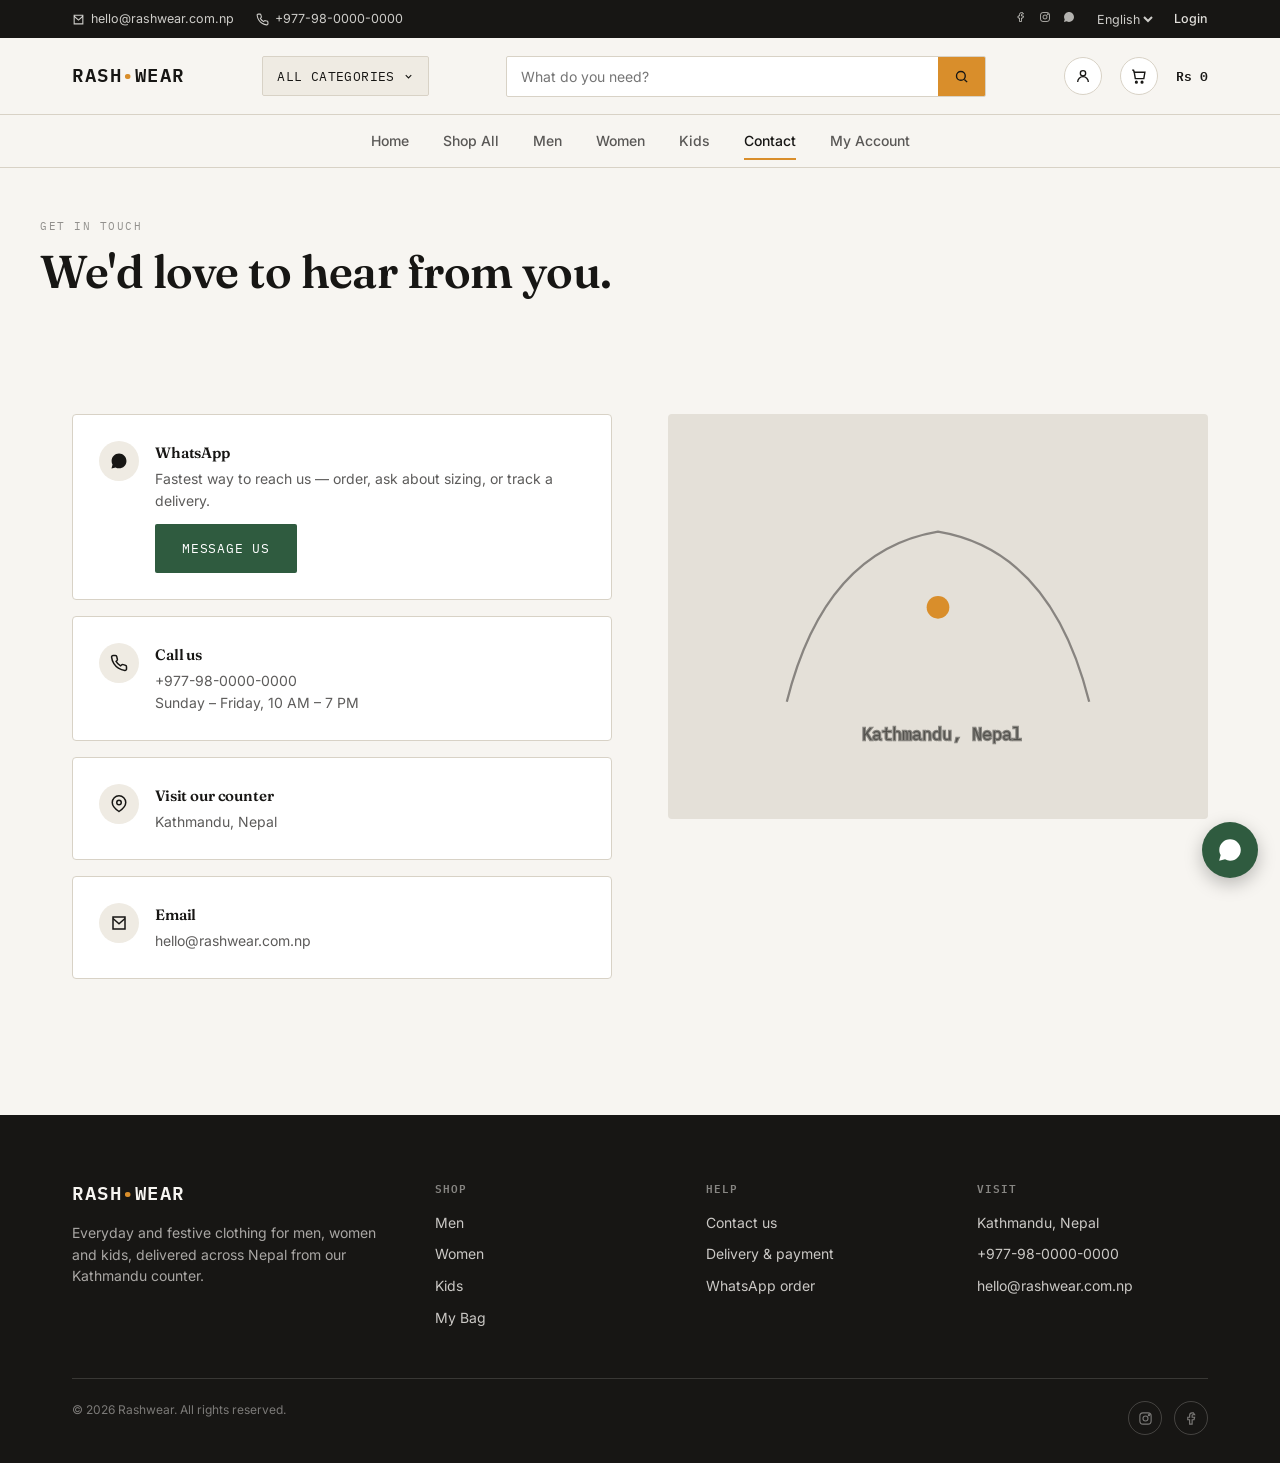
<file: backup-static-site/contact.html>
<!DOCTYPE html>
<html lang="en">
<head>
<meta charset="UTF-8">
<meta name="viewport" content="width=device-width, initial-scale=1.0">
<title>Contact — Rashwear</title>
<link rel="preconnect" href="https://fonts.googleapis.com">
<link href="https://fonts.googleapis.com/css2?family=Fraunces:ital,opsz,wght@0,9..144,400;0,9..144,600;1,9..144,500&family=Inter:wght@400;500;600&family=IBM+Plex+Mono:wght@400;500;600&display=swap" rel="stylesheet">
<link rel="stylesheet" href="css/style.css">
</head>
<body data-page="contact">

<header class="site-header">
  <div class="utility-bar">
    <div class="container utility-inner">
      <div class="utility-left">
        <a href="mailto:hello@rashwear.com.np">
          <svg width="13" height="13" viewBox="0 0 24 24" fill="none" stroke="currentColor" stroke-width="2"><path d="M4 4h16v16H4z"/><path d="m4 6 8 7 8-7"/></svg>
          hello@rashwear.com.np
        </a>
        <a href="tel:+9779800000000">
          <svg width="13" height="13" viewBox="0 0 24 24" fill="none" stroke="currentColor" stroke-width="2"><path d="M22 16.92v3a2 2 0 0 1-2.18 2 19.8 19.8 0 0 1-8.63-3.07 19.5 19.5 0 0 1-6-6 19.8 19.8 0 0 1-3.07-8.67A2 2 0 0 1 4.11 2h3a2 2 0 0 1 2 1.72c.13.96.36 1.9.68 2.81a2 2 0 0 1-.45 2.11L8.09 9.91a16 16 0 0 0 6 6l1.27-1.27a2 2 0 0 1 2.11-.45c.91.32 1.85.55 2.81.68A2 2 0 0 1 22 16.92z"/></svg>
          +977-98-0000-0000
        </a>
      </div>
      <div class="utility-right">
        <div class="utility-social">
          <a href="#" aria-label="Facebook"><svg width="12" height="12" viewBox="0 0 24 24" fill="none" stroke="currentColor" stroke-width="1.8"><path d="M15 3h-2a4 4 0 0 0-4 4v3H6v4h3v7h4v-7h3l1-4h-4V7a1 1 0 0 1 1-1h3Z"/></svg></a>
          <a href="#" aria-label="Instagram"><svg width="12" height="12" viewBox="0 0 24 24" fill="none" stroke="currentColor" stroke-width="1.8"><rect x="3" y="3" width="18" height="18" rx="5"/><circle cx="12" cy="12" r="4"/><circle cx="17.5" cy="6.5" r="1"/></svg></a>
          <a href="https://wa.me/9779800000000" target="_blank" rel="noopener" aria-label="WhatsApp"><svg width="12" height="12" viewBox="0 0 24 24" fill="currentColor"><path d="M12.04 2C6.58 2 2.13 6.45 2.13 11.91c0 1.75.46 3.39 1.26 4.81L2 22l5.4-1.36a9.9 9.9 0 0 0 4.64 1.18h.01c5.46 0 9.9-4.45 9.9-9.91C21.96 6.45 17.5 2 12.04 2Z"/></svg></a>
        </div>
        <select class="lang-select" aria-label="Language">
          <option>English</option>
          <option>नेपाली</option>
        </select>
        <div data-account-slot><a href="account.html" class="utility-login">Login</a></div>
      </div>
    </div>
  </div>

  <div class="main-bar">
    <div class="container nav">
      <a href="index.html" class="wordmark">RASH<span class="dot">•</span>WEAR</a>

      <div class="mega-wrap">
        <button class="mega-trigger" type="button" data-mega-trigger>
          <span class="mega-label">All Categories</span>
          <svg width="11" height="11" viewBox="0 0 24 24" fill="none" stroke="currentColor" stroke-width="2.4"><path d="m6 9 6 6 6-6"/></svg>
        </button>
        <div class="mega-panel" data-mega-panel>
          <div class="mega-col">
            <h4><a href="shop.html?cat=men">Men</a></h4>
            <a href="shop.html?cat=men">All Men</a>
            <a href="shop.html?cat=men&amp;sub=Shirts">Shirts</a>
            <a href="shop.html?cat=men&amp;sub=T-Shirts">T-Shirts</a>
            <a href="shop.html?cat=men&amp;sub=Trousers">Trousers</a>
            <a href="shop.html?cat=men&amp;sub=Jackets">Jackets</a>
            <a href="shop.html?cat=men&amp;sub=Ethnic+Wear">Ethnic Wear</a>
          </div>
          <div class="mega-col">
            <h4><a href="shop.html?cat=women">Women</a></h4>
            <a href="shop.html?cat=women">All Women</a>
            <a href="shop.html?cat=women&amp;sub=Dresses">Dresses</a>
            <a href="shop.html?cat=women&amp;sub=Tops+%26+Shirts">Tops &amp; Shirts</a>
            <a href="shop.html?cat=women&amp;sub=Trousers">Trousers</a>
            <a href="shop.html?cat=women&amp;sub=Knitwear">Knitwear</a>
            <a href="shop.html?cat=women&amp;sub=Ethnic+Wear">Ethnic Wear</a>
          </div>
          <div class="mega-col">
            <h4><a href="shop.html?cat=kids">Kids</a></h4>
            <a href="shop.html?cat=kids">All Kids</a>
            <a href="shop.html?cat=kids&amp;sub=T-Shirts">T-Shirts</a>
            <a href="shop.html?cat=kids&amp;sub=Frocks">Frocks</a>
            <a href="shop.html?cat=kids&amp;sub=Jackets">Jackets</a>
            <a href="shop.html?cat=kids&amp;sub=Bottoms">Bottoms</a>
          </div>
        </div>
      </div>

      <form class="search-bar" role="search" data-search-form>
        <input type="search" name="q" placeholder="What do you need?" data-search-input aria-label="Search products">
        <button type="submit" aria-label="Search">
          <svg width="15" height="15" viewBox="0 0 24 24" fill="none" stroke="currentColor" stroke-width="2.2"><circle cx="11" cy="11" r="7"/><path d="m21 21-4.3-4.3"/></svg>
        </button>
      </form>

      <div class="nav-right">
        <a href="account.html" class="icon-btn" aria-label="My account">
          <svg width="16" height="16" viewBox="0 0 24 24" fill="none" stroke="currentColor" stroke-width="2"><circle cx="12" cy="8" r="4"/><path d="M4 21c0-4.4 3.6-8 8-8s8 3.6 8 8"/></svg>
        </a>
        <a href="cart.html" class="icon-btn" aria-label="Cart">
          <svg width="17" height="17" viewBox="0 0 24 24" fill="none" stroke="currentColor" stroke-width="2"><path d="M6 6h15l-1.5 9h-12z"/><circle cx="9" cy="20" r="1.2"/><circle cx="17" cy="20" r="1.2"/><path d="M3 3h2l1 3"/></svg>
          <span class="cart-count" data-cart-count>0</span>
        </a>
        <span class="cart-mini-total" data-cart-mini-total>Rs 0</span>
        <button class="nav-toggle" aria-label="Menu"><span></span></button>
      </div>
    </div>

    <div class="quicklinks-bar">
      <div class="container">
        <nav class="nav-links">
          <a href="index.html">Home</a>
          <a href="shop.html">Shop All</a>
          <a href="shop.html?cat=men">Men</a>
          <a href="shop.html?cat=women">Women</a>
          <a href="shop.html?cat=kids">Kids</a>
          <a href="contact.html" class="active">Contact</a>
          <a href="account.html">My Account</a>
        </nav>
      </div>
    </div>
  </div>
</header>

<div class="page-head container">
  <span class="eyebrow">Get in touch</span>
  <h1>We'd love to hear from you.</h1>
</div>

<section class="section">
  <div class="container contact-grid">
    <div>
      <div class="contact-card">
        <div class="ic"><svg width="18" height="18" viewBox="0 0 24 24" fill="currentColor"><path d="M12.04 2C6.58 2 2.13 6.45 2.13 11.91c0 1.75.46 3.39 1.26 4.81L2 22l5.4-1.36a9.9 9.9 0 0 0 4.64 1.18h.01c5.46 0 9.9-4.45 9.9-9.91C21.96 6.45 17.5 2 12.04 2Z"/></svg></div>
        <div>
          <h4>WhatsApp</h4>
          <p>Fastest way to reach us — order, ask about sizing, or track a delivery.</p>
          <a href="https://wa.me/9779800000000" target="_blank" rel="noopener" class="btn btn-wa" style="margin-top:12px;">Message us</a>
        </div>
      </div>
      <div class="contact-card">
        <div class="ic"><svg width="18" height="18" viewBox="0 0 24 24" fill="none" stroke="currentColor" stroke-width="2"><path d="M22 16.92v3a2 2 0 0 1-2.18 2 19.8 19.8 0 0 1-8.63-3.07 19.5 19.5 0 0 1-6-6 19.8 19.8 0 0 1-3.07-8.67A2 2 0 0 1 4.11 2h3a2 2 0 0 1 2 1.72c.13.96.36 1.9.68 2.81a2 2 0 0 1-.45 2.11L8.09 9.91a16 16 0 0 0 6 6l1.27-1.27a2 2 0 0 1 2.11-.45c.91.32 1.85.55 2.81.68A2 2 0 0 1 22 16.92z"/></svg></div>
        <div>
          <h4>Call us</h4>
          <p>+977-98-0000-0000</p>
          <p>Sunday – Friday, 10 AM – 7 PM</p>
        </div>
      </div>
      <div class="contact-card">
        <div class="ic"><svg width="18" height="18" viewBox="0 0 24 24" fill="none" stroke="currentColor" stroke-width="2"><path d="M21 10c0 6-9 12-9 12s-9-6-9-12a9 9 0 0 1 18 0Z"/><circle cx="12" cy="10" r="3"/></svg></div>
        <div>
          <h4>Visit our counter</h4>
          <p>Kathmandu, Nepal</p>
        </div>
      </div>
      <div class="contact-card">
        <div class="ic"><svg width="18" height="18" viewBox="0 0 24 24" fill="none" stroke="currentColor" stroke-width="2"><path d="M4 4h16v16H4z"/><path d="m4 6 8 7 8-7"/></svg></div>
        <div>
          <h4>Email</h4>
          <p>hello@rashwear.com.np</p>
        </div>
      </div>
    </div>

    <div class="map-visual">
      <svg viewBox="0 0 200 150" width="70%" fill="none" stroke="var(--ink-45)" stroke-width="1.2">
        <path d="M20 120 Q40 40 100 30 Q160 40 180 120" />
        <circle cx="100" cy="70" r="6" fill="var(--marigold)" stroke="none"/>
        <text x="60" y="140" font-family="IBM Plex Mono" font-size="9" fill="var(--ink-45)">Kathmandu, Nepal</text>
      </svg>
    </div>
  </div>
</section>

<footer class="site-footer">
  <div class="container">
    <div class="footer-grid">
      <div>
        <a href="index.html" class="wordmark">RASH<span class="dot">•</span>WEAR</a>
        <p class="footer-about">Everyday and festive clothing for men, women and kids, delivered across Nepal from our Kathmandu counter.</p>
      </div>
      <div class="footer-col">
        <h4>Shop</h4>
        <a href="shop.html?cat=men">Men</a>
        <a href="shop.html?cat=women">Women</a>
        <a href="shop.html?cat=kids">Kids</a>
        <a href="cart.html">My Bag</a>
      </div>
      <div class="footer-col">
        <h4>Help</h4>
        <a href="contact.html">Contact us</a>
        <a href="checkout.html">Delivery &amp; payment</a>
        <a href="https://wa.me/9779800000000" target="_blank" rel="noopener">WhatsApp order</a>
      </div>
      <div class="footer-col">
        <h4>Visit</h4>
        <p>Kathmandu, Nepal</p>
        <p>+977-98-0000-0000</p>
        <p>hello@rashwear.com.np</p>
      </div>
    </div>
    <div class="footer-bottom">
      <span>© 2026 Rashwear. All rights reserved.</span>
      <div class="footer-social">
        <a href="#" aria-label="Instagram"><svg width="15" height="15" viewBox="0 0 24 24" fill="none" stroke="currentColor" stroke-width="1.8"><rect x="3" y="3" width="18" height="18" rx="5"/><circle cx="12" cy="12" r="4"/><circle cx="17.5" cy="6.5" r="1"/></svg></a>
        <a href="#" aria-label="Facebook"><svg width="15" height="15" viewBox="0 0 24 24" fill="none" stroke="currentColor" stroke-width="1.8"><path d="M15 3h-2a4 4 0 0 0-4 4v3H6v4h3v7h4v-7h3l1-4h-4V7a1 1 0 0 1 1-1h3Z"/></svg></a>
      </div>
    </div>
  </div>
</footer>

<a class="wa-float" href="https://wa.me/9779800000000" target="_blank" rel="noopener" aria-label="Chat on WhatsApp">
  <svg width="26" height="26" viewBox="0 0 24 24" fill="currentColor"><path d="M12.04 2C6.58 2 2.13 6.45 2.13 11.91c0 1.75.46 3.39 1.26 4.81L2 22l5.4-1.36a9.9 9.9 0 0 0 4.64 1.18h.01c5.46 0 9.9-4.45 9.9-9.91C21.96 6.45 17.5 2 12.04 2Z"/></svg>
</a>

<script src="js/data.js"></script>
<script src="js/cart.js"></script>
<script src="js/auth.js"></script>
<script src="js/main.js"></script>
</body>
</html>
</file>
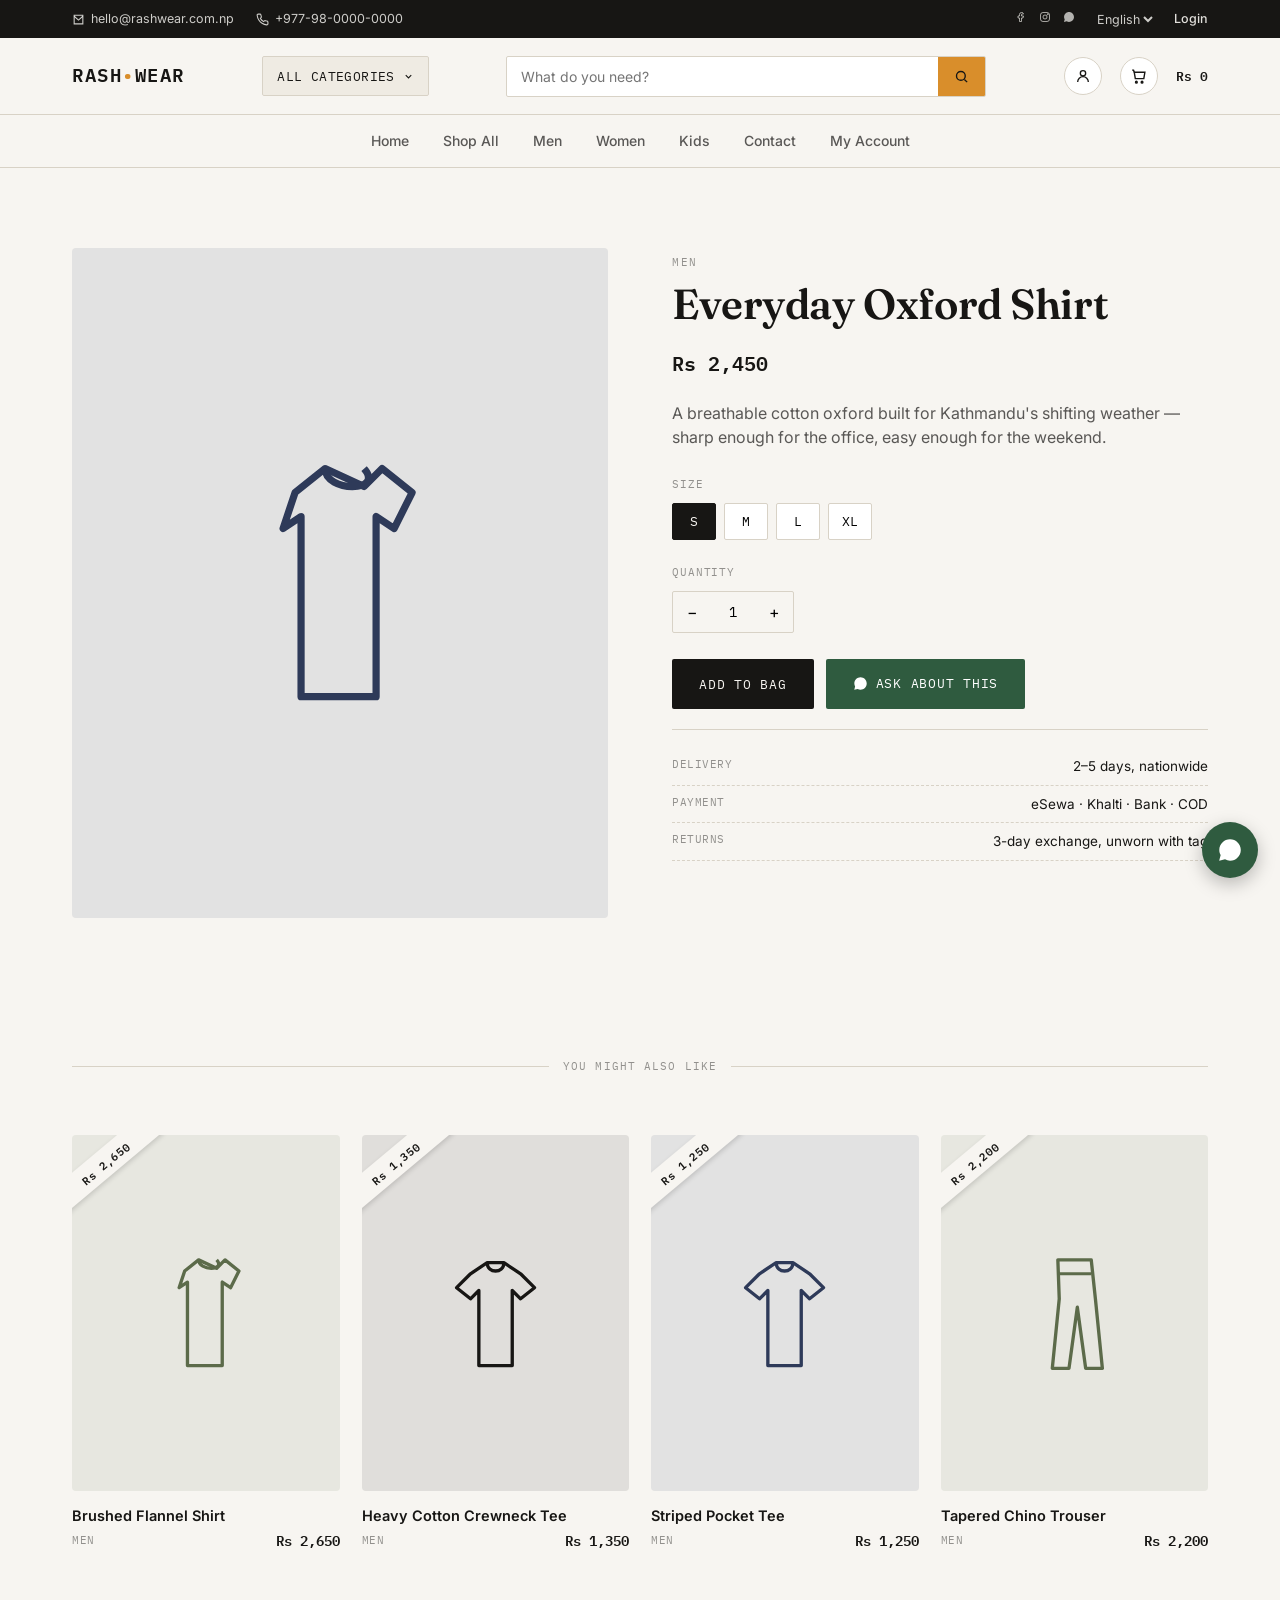
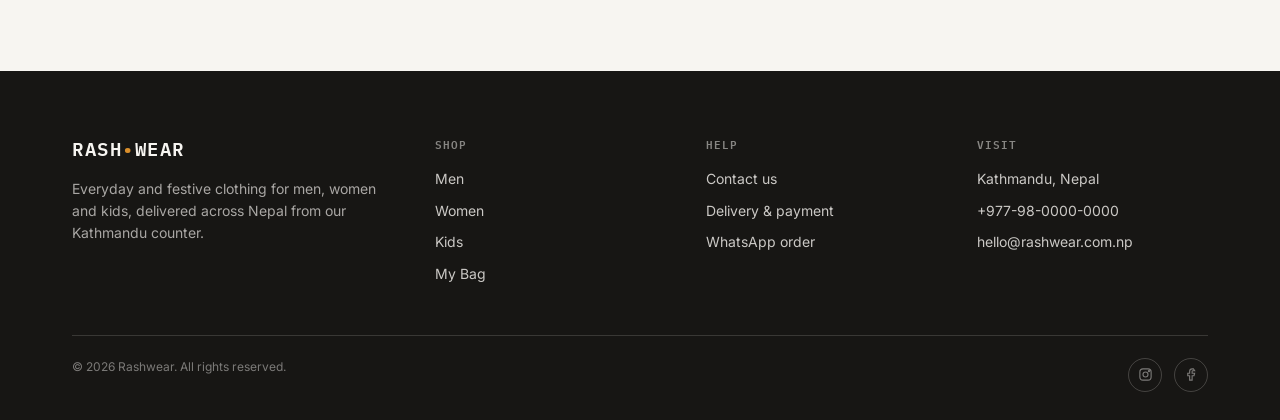
<file: backup-static-site/product.html>
<!DOCTYPE html>
<html lang="en">
<head>
<meta charset="UTF-8">
<meta name="viewport" content="width=device-width, initial-scale=1.0">
<title>Product — Rashwear</title>
<link rel="preconnect" href="https://fonts.googleapis.com">
<link href="https://fonts.googleapis.com/css2?family=Fraunces:ital,opsz,wght@0,9..144,400;0,9..144,600;1,9..144,500&family=Inter:wght@400;500;600&family=IBM+Plex+Mono:wght@400;500;600&display=swap" rel="stylesheet">
<link rel="stylesheet" href="css/style.css">
</head>
<body data-page="product">

<header class="site-header">
  <div class="utility-bar">
    <div class="container utility-inner">
      <div class="utility-left">
        <a href="mailto:hello@rashwear.com.np">
          <svg width="13" height="13" viewBox="0 0 24 24" fill="none" stroke="currentColor" stroke-width="2"><path d="M4 4h16v16H4z"/><path d="m4 6 8 7 8-7"/></svg>
          hello@rashwear.com.np
        </a>
        <a href="tel:+9779800000000">
          <svg width="13" height="13" viewBox="0 0 24 24" fill="none" stroke="currentColor" stroke-width="2"><path d="M22 16.92v3a2 2 0 0 1-2.18 2 19.8 19.8 0 0 1-8.63-3.07 19.5 19.5 0 0 1-6-6 19.8 19.8 0 0 1-3.07-8.67A2 2 0 0 1 4.11 2h3a2 2 0 0 1 2 1.72c.13.96.36 1.9.68 2.81a2 2 0 0 1-.45 2.11L8.09 9.91a16 16 0 0 0 6 6l1.27-1.27a2 2 0 0 1 2.11-.45c.91.32 1.85.55 2.81.68A2 2 0 0 1 22 16.92z"/></svg>
          +977-98-0000-0000
        </a>
      </div>
      <div class="utility-right">
        <div class="utility-social">
          <a href="#" aria-label="Facebook"><svg width="12" height="12" viewBox="0 0 24 24" fill="none" stroke="currentColor" stroke-width="1.8"><path d="M15 3h-2a4 4 0 0 0-4 4v3H6v4h3v7h4v-7h3l1-4h-4V7a1 1 0 0 1 1-1h3Z"/></svg></a>
          <a href="#" aria-label="Instagram"><svg width="12" height="12" viewBox="0 0 24 24" fill="none" stroke="currentColor" stroke-width="1.8"><rect x="3" y="3" width="18" height="18" rx="5"/><circle cx="12" cy="12" r="4"/><circle cx="17.5" cy="6.5" r="1"/></svg></a>
          <a href="https://wa.me/9779800000000" target="_blank" rel="noopener" aria-label="WhatsApp"><svg width="12" height="12" viewBox="0 0 24 24" fill="currentColor"><path d="M12.04 2C6.58 2 2.13 6.45 2.13 11.91c0 1.75.46 3.39 1.26 4.81L2 22l5.4-1.36a9.9 9.9 0 0 0 4.64 1.18h.01c5.46 0 9.9-4.45 9.9-9.91C21.96 6.45 17.5 2 12.04 2Z"/></svg></a>
        </div>
        <select class="lang-select" aria-label="Language">
          <option>English</option>
          <option>नेपाली</option>
        </select>
        <div data-account-slot><a href="account.html" class="utility-login">Login</a></div>
      </div>
    </div>
  </div>

  <div class="main-bar">
    <div class="container nav">
      <a href="index.html" class="wordmark">RASH<span class="dot">•</span>WEAR</a>

      <div class="mega-wrap">
        <button class="mega-trigger" type="button" data-mega-trigger>
          <span class="mega-label">All Categories</span>
          <svg width="11" height="11" viewBox="0 0 24 24" fill="none" stroke="currentColor" stroke-width="2.4"><path d="m6 9 6 6 6-6"/></svg>
        </button>
        <div class="mega-panel" data-mega-panel>
          <div class="mega-col">
            <h4><a href="shop.html?cat=men">Men</a></h4>
            <a href="shop.html?cat=men">All Men</a>
            <a href="shop.html?cat=men&amp;sub=Shirts">Shirts</a>
            <a href="shop.html?cat=men&amp;sub=T-Shirts">T-Shirts</a>
            <a href="shop.html?cat=men&amp;sub=Trousers">Trousers</a>
            <a href="shop.html?cat=men&amp;sub=Jackets">Jackets</a>
            <a href="shop.html?cat=men&amp;sub=Ethnic+Wear">Ethnic Wear</a>
          </div>
          <div class="mega-col">
            <h4><a href="shop.html?cat=women">Women</a></h4>
            <a href="shop.html?cat=women">All Women</a>
            <a href="shop.html?cat=women&amp;sub=Dresses">Dresses</a>
            <a href="shop.html?cat=women&amp;sub=Tops+%26+Shirts">Tops &amp; Shirts</a>
            <a href="shop.html?cat=women&amp;sub=Trousers">Trousers</a>
            <a href="shop.html?cat=women&amp;sub=Knitwear">Knitwear</a>
            <a href="shop.html?cat=women&amp;sub=Ethnic+Wear">Ethnic Wear</a>
          </div>
          <div class="mega-col">
            <h4><a href="shop.html?cat=kids">Kids</a></h4>
            <a href="shop.html?cat=kids">All Kids</a>
            <a href="shop.html?cat=kids&amp;sub=T-Shirts">T-Shirts</a>
            <a href="shop.html?cat=kids&amp;sub=Frocks">Frocks</a>
            <a href="shop.html?cat=kids&amp;sub=Jackets">Jackets</a>
            <a href="shop.html?cat=kids&amp;sub=Bottoms">Bottoms</a>
          </div>
        </div>
      </div>

      <form class="search-bar" role="search" data-search-form>
        <input type="search" name="q" placeholder="What do you need?" data-search-input aria-label="Search products">
        <button type="submit" aria-label="Search">
          <svg width="15" height="15" viewBox="0 0 24 24" fill="none" stroke="currentColor" stroke-width="2.2"><circle cx="11" cy="11" r="7"/><path d="m21 21-4.3-4.3"/></svg>
        </button>
      </form>

      <div class="nav-right">
        <a href="account.html" class="icon-btn" aria-label="My account">
          <svg width="16" height="16" viewBox="0 0 24 24" fill="none" stroke="currentColor" stroke-width="2"><circle cx="12" cy="8" r="4"/><path d="M4 21c0-4.4 3.6-8 8-8s8 3.6 8 8"/></svg>
        </a>
        <a href="cart.html" class="icon-btn" aria-label="Cart">
          <svg width="17" height="17" viewBox="0 0 24 24" fill="none" stroke="currentColor" stroke-width="2"><path d="M6 6h15l-1.5 9h-12z"/><circle cx="9" cy="20" r="1.2"/><circle cx="17" cy="20" r="1.2"/><path d="M3 3h2l1 3"/></svg>
          <span class="cart-count" data-cart-count>0</span>
        </a>
        <span class="cart-mini-total" data-cart-mini-total>Rs 0</span>
        <button class="nav-toggle" aria-label="Menu"><span></span></button>
      </div>
    </div>

    <div class="quicklinks-bar">
      <div class="container">
        <nav class="nav-links">
          <a href="index.html">Home</a>
          <a href="shop.html">Shop All</a>
          <a href="shop.html?cat=men">Men</a>
          <a href="shop.html?cat=women">Women</a>
          <a href="shop.html?cat=kids">Kids</a>
          <a href="contact.html">Contact</a>
          <a href="account.html">My Account</a>
        </nav>
      </div>
    </div>
  </div>
</header>

<section class="section" data-pdp>
  <div class="container pdp-grid">
    <div class="pdp-media" data-pdp-media></div>
    <div class="pdp-info">
      <span class="eyebrow" data-pdp-cat></span>
      <h1 data-pdp-name></h1>
      <div class="pdp-price" data-pdp-price></div>
      <p class="pdp-desc" data-pdp-desc></p>

      <div class="option-block">
        <span class="option-label">Size</span>
        <div class="size-row" data-pdp-sizes></div>
      </div>

      <div class="option-block">
        <span class="option-label">Quantity</span>
        <div class="qty-row">
          <button data-qty-minus type="button">−</button>
          <input data-qty-input type="text" value="1" readonly>
          <button data-qty-plus type="button">+</button>
        </div>
      </div>

      <div class="pdp-actions">
        <button class="btn btn-primary" data-add-cart>Add to bag</button>
        <a class="btn btn-wa" data-wa-ask target="_blank" rel="noopener">
          <svg width="15" height="15" viewBox="0 0 24 24" fill="currentColor"><path d="M12.04 2C6.58 2 2.13 6.45 2.13 11.91c0 1.75.46 3.39 1.26 4.81L2 22l5.4-1.36a9.9 9.9 0 0 0 4.64 1.18h.01c5.46 0 9.9-4.45 9.9-9.91C21.96 6.45 17.5 2 12.04 2Z"/></svg>
          Ask about this
        </a>
      </div>

      <div class="pdp-meta-list">
        <div><span>Delivery</span><span>2–5 days, nationwide</span></div>
        <div><span>Payment</span><span>eSewa · Khalti · Bank · COD</span></div>
        <div><span>Returns</span><span>3-day exchange, unworn with tag</span></div>
      </div>
    </div>
  </div>
</section>

<section class="section" style="padding-top:0;">
  <div class="container">
    <div class="divider-tag"><span>You might also like</span></div>
    <div class="product-grid" data-related-grid></div>
  </div>
</section>

<footer class="site-footer">
  <div class="container">
    <div class="footer-grid">
      <div>
        <a href="index.html" class="wordmark">RASH<span class="dot">•</span>WEAR</a>
        <p class="footer-about">Everyday and festive clothing for men, women and kids, delivered across Nepal from our Kathmandu counter.</p>
      </div>
      <div class="footer-col">
        <h4>Shop</h4>
        <a href="shop.html?cat=men">Men</a>
        <a href="shop.html?cat=women">Women</a>
        <a href="shop.html?cat=kids">Kids</a>
        <a href="cart.html">My Bag</a>
      </div>
      <div class="footer-col">
        <h4>Help</h4>
        <a href="contact.html">Contact us</a>
        <a href="checkout.html">Delivery &amp; payment</a>
        <a href="https://wa.me/9779800000000" target="_blank" rel="noopener">WhatsApp order</a>
      </div>
      <div class="footer-col">
        <h4>Visit</h4>
        <p>Kathmandu, Nepal</p>
        <p>+977-98-0000-0000</p>
        <p>hello@rashwear.com.np</p>
      </div>
    </div>
    <div class="footer-bottom">
      <span>© 2026 Rashwear. All rights reserved.</span>
      <div class="footer-social">
        <a href="#" aria-label="Instagram"><svg width="15" height="15" viewBox="0 0 24 24" fill="none" stroke="currentColor" stroke-width="1.8"><rect x="3" y="3" width="18" height="18" rx="5"/><circle cx="12" cy="12" r="4"/><circle cx="17.5" cy="6.5" r="1"/></svg></a>
        <a href="#" aria-label="Facebook"><svg width="15" height="15" viewBox="0 0 24 24" fill="none" stroke="currentColor" stroke-width="1.8"><path d="M15 3h-2a4 4 0 0 0-4 4v3H6v4h3v7h4v-7h3l1-4h-4V7a1 1 0 0 1 1-1h3Z"/></svg></a>
      </div>
    </div>
  </div>
</footer>

<a class="wa-float" href="https://wa.me/9779800000000" target="_blank" rel="noopener" aria-label="Chat on WhatsApp">
  <svg width="26" height="26" viewBox="0 0 24 24" fill="currentColor"><path d="M12.04 2C6.58 2 2.13 6.45 2.13 11.91c0 1.75.46 3.39 1.26 4.81L2 22l5.4-1.36a9.9 9.9 0 0 0 4.64 1.18h.01c5.46 0 9.9-4.45 9.9-9.91C21.96 6.45 17.5 2 12.04 2Z"/></svg>
</a>

<script src="js/data.js"></script>
<script src="js/cart.js"></script>
<script src="js/auth.js"></script>
<script src="js/main.js"></script>
</body>
</html>
</file>
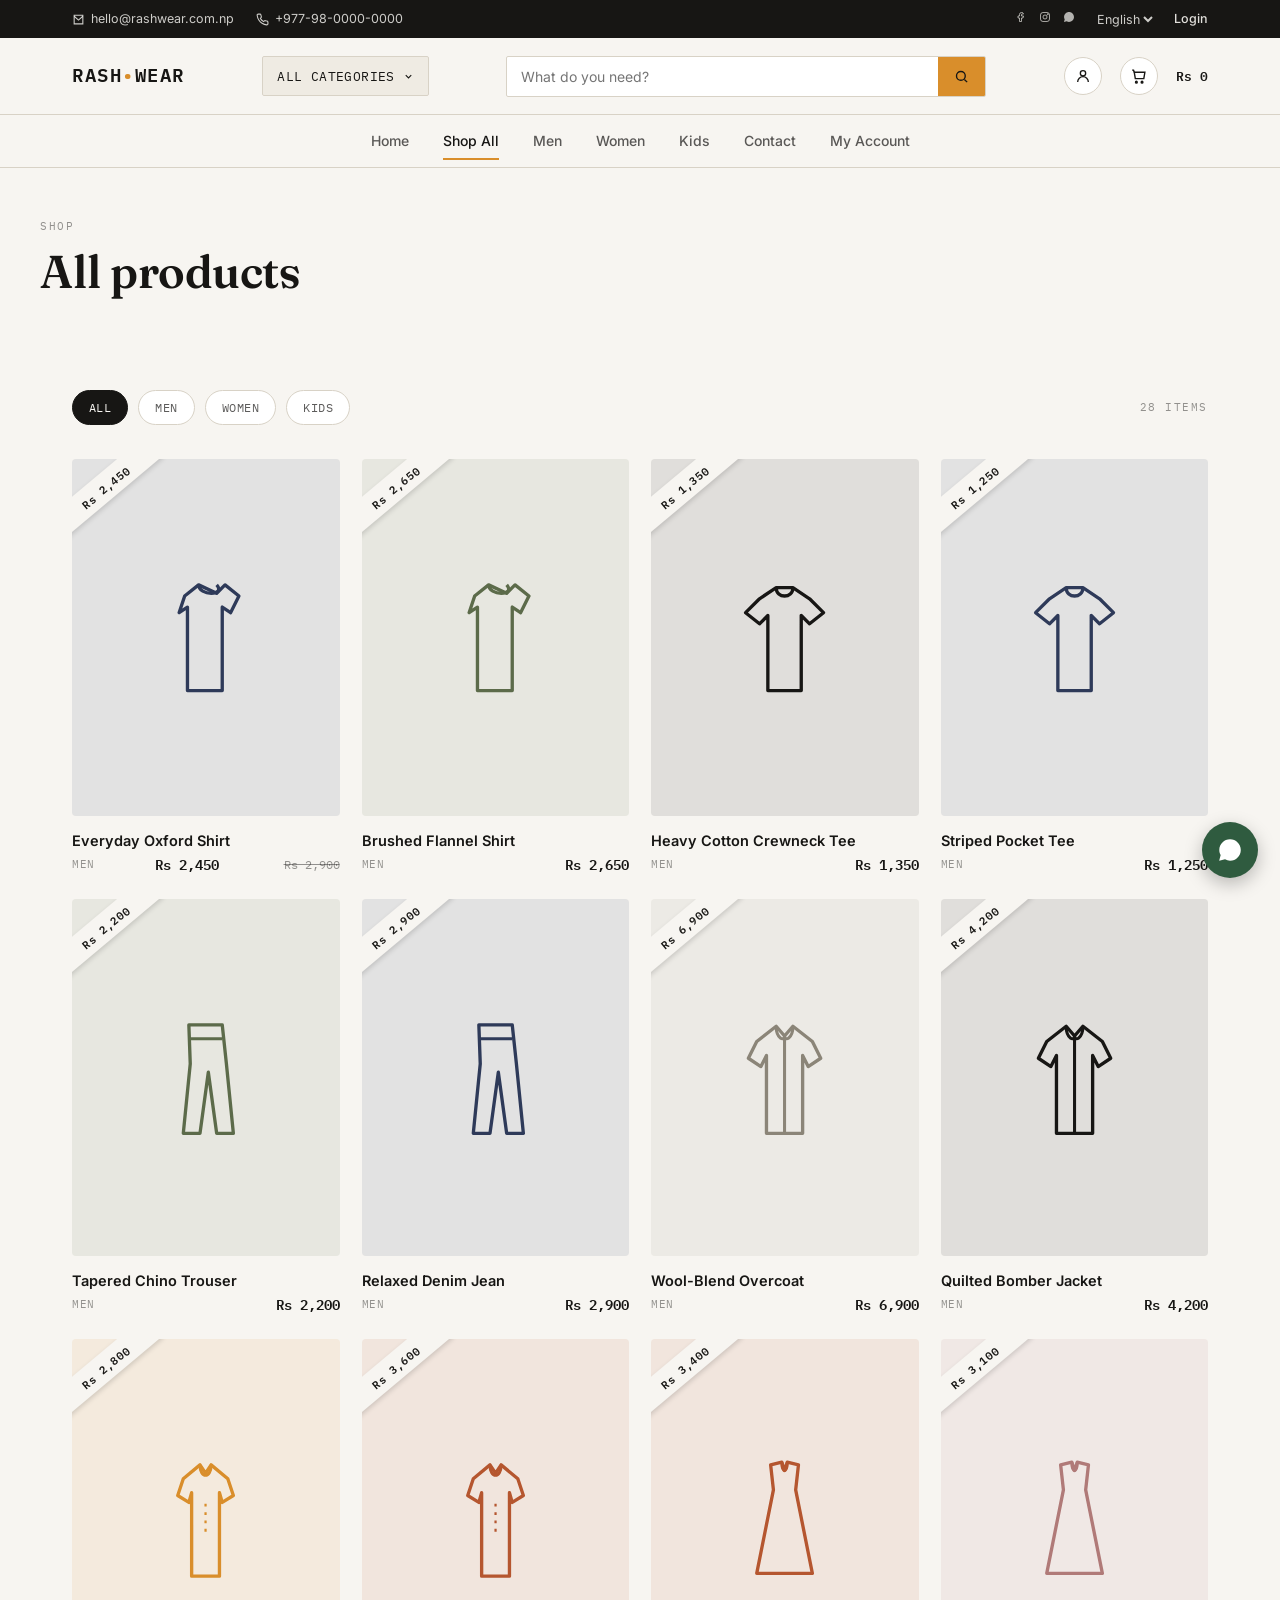
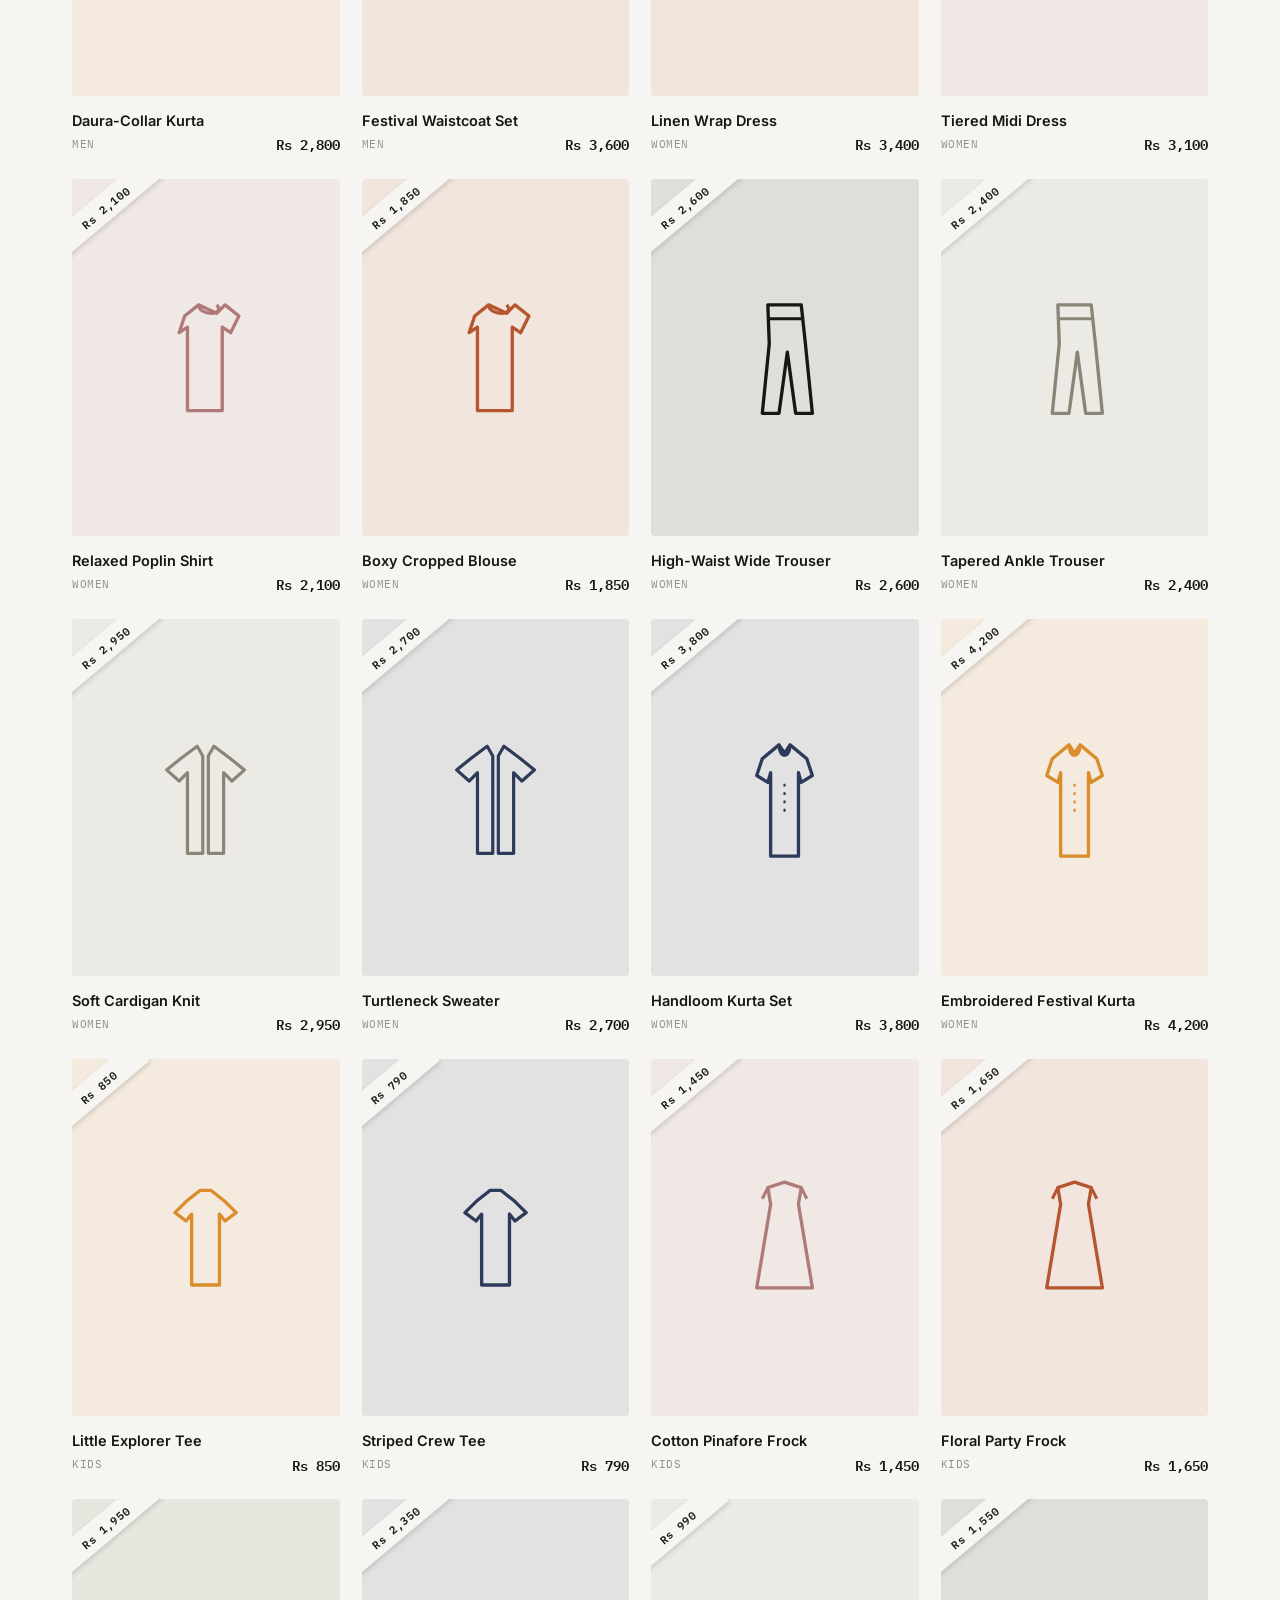
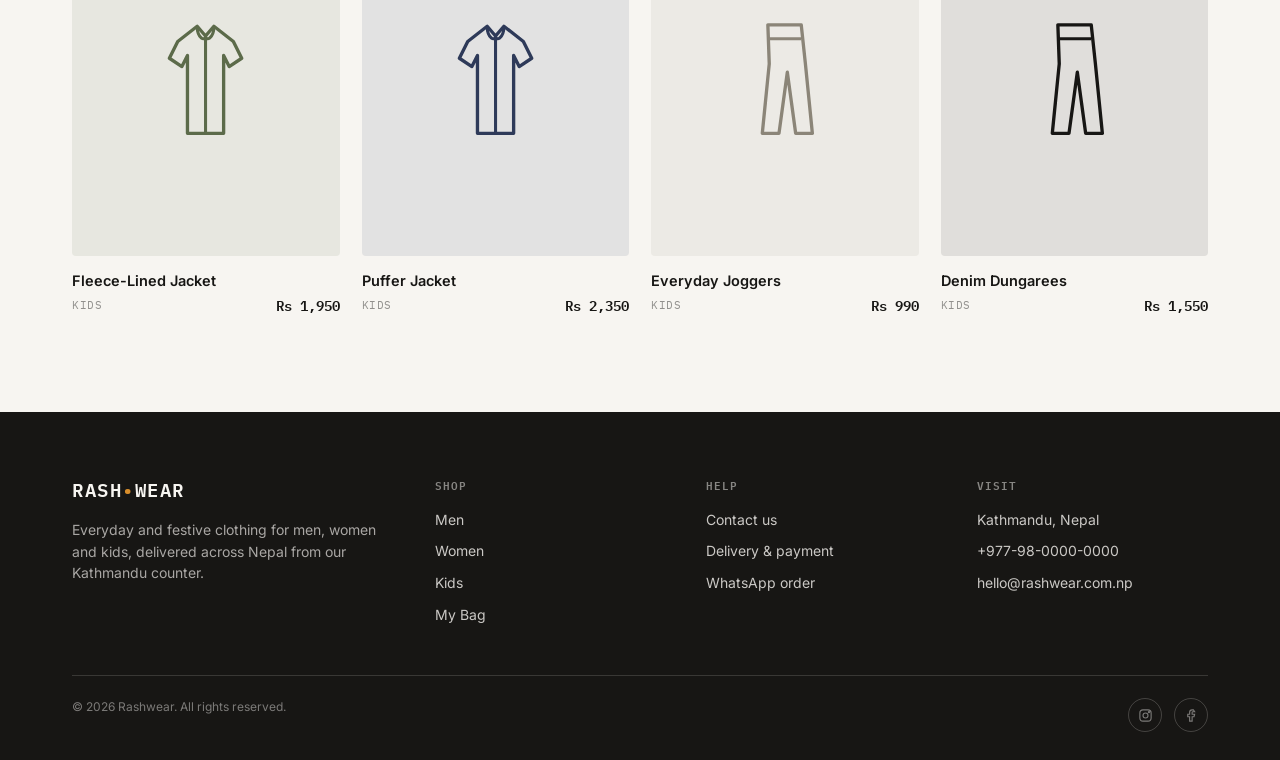
<file: backup-static-site/shop.html>
<!DOCTYPE html>
<html lang="en">
<head>
<meta charset="UTF-8">
<meta name="viewport" content="width=device-width, initial-scale=1.0">
<title>Shop All — Rashwear</title>
<link rel="preconnect" href="https://fonts.googleapis.com">
<link href="https://fonts.googleapis.com/css2?family=Fraunces:ital,opsz,wght@0,9..144,400;0,9..144,600;1,9..144,500&family=Inter:wght@400;500;600&family=IBM+Plex+Mono:wght@400;500;600&display=swap" rel="stylesheet">
<link rel="stylesheet" href="css/style.css">
</head>
<body data-page="shop">

<header class="site-header">
  <div class="utility-bar">
    <div class="container utility-inner">
      <div class="utility-left">
        <a href="mailto:hello@rashwear.com.np">
          <svg width="13" height="13" viewBox="0 0 24 24" fill="none" stroke="currentColor" stroke-width="2"><path d="M4 4h16v16H4z"/><path d="m4 6 8 7 8-7"/></svg>
          hello@rashwear.com.np
        </a>
        <a href="tel:+9779800000000">
          <svg width="13" height="13" viewBox="0 0 24 24" fill="none" stroke="currentColor" stroke-width="2"><path d="M22 16.92v3a2 2 0 0 1-2.18 2 19.8 19.8 0 0 1-8.63-3.07 19.5 19.5 0 0 1-6-6 19.8 19.8 0 0 1-3.07-8.67A2 2 0 0 1 4.11 2h3a2 2 0 0 1 2 1.72c.13.96.36 1.9.68 2.81a2 2 0 0 1-.45 2.11L8.09 9.91a16 16 0 0 0 6 6l1.27-1.27a2 2 0 0 1 2.11-.45c.91.32 1.85.55 2.81.68A2 2 0 0 1 22 16.92z"/></svg>
          +977-98-0000-0000
        </a>
      </div>
      <div class="utility-right">
        <div class="utility-social">
          <a href="#" aria-label="Facebook"><svg width="12" height="12" viewBox="0 0 24 24" fill="none" stroke="currentColor" stroke-width="1.8"><path d="M15 3h-2a4 4 0 0 0-4 4v3H6v4h3v7h4v-7h3l1-4h-4V7a1 1 0 0 1 1-1h3Z"/></svg></a>
          <a href="#" aria-label="Instagram"><svg width="12" height="12" viewBox="0 0 24 24" fill="none" stroke="currentColor" stroke-width="1.8"><rect x="3" y="3" width="18" height="18" rx="5"/><circle cx="12" cy="12" r="4"/><circle cx="17.5" cy="6.5" r="1"/></svg></a>
          <a href="https://wa.me/9779800000000" target="_blank" rel="noopener" aria-label="WhatsApp"><svg width="12" height="12" viewBox="0 0 24 24" fill="currentColor"><path d="M12.04 2C6.58 2 2.13 6.45 2.13 11.91c0 1.75.46 3.39 1.26 4.81L2 22l5.4-1.36a9.9 9.9 0 0 0 4.64 1.18h.01c5.46 0 9.9-4.45 9.9-9.91C21.96 6.45 17.5 2 12.04 2Z"/></svg></a>
        </div>
        <select class="lang-select" aria-label="Language">
          <option>English</option>
          <option>नेपाली</option>
        </select>
        <div data-account-slot><a href="account.html" class="utility-login">Login</a></div>
      </div>
    </div>
  </div>

  <div class="main-bar">
    <div class="container nav">
      <a href="index.html" class="wordmark">RASH<span class="dot">•</span>WEAR</a>

      <div class="mega-wrap">
        <button class="mega-trigger" type="button" data-mega-trigger>
          <span class="mega-label">All Categories</span>
          <svg width="11" height="11" viewBox="0 0 24 24" fill="none" stroke="currentColor" stroke-width="2.4"><path d="m6 9 6 6 6-6"/></svg>
        </button>
        <div class="mega-panel" data-mega-panel>
          <div class="mega-col">
            <h4><a href="shop.html?cat=men">Men</a></h4>
            <a href="shop.html?cat=men">All Men</a>
            <a href="shop.html?cat=men&amp;sub=Shirts">Shirts</a>
            <a href="shop.html?cat=men&amp;sub=T-Shirts">T-Shirts</a>
            <a href="shop.html?cat=men&amp;sub=Trousers">Trousers</a>
            <a href="shop.html?cat=men&amp;sub=Jackets">Jackets</a>
            <a href="shop.html?cat=men&amp;sub=Ethnic+Wear">Ethnic Wear</a>
          </div>
          <div class="mega-col">
            <h4><a href="shop.html?cat=women">Women</a></h4>
            <a href="shop.html?cat=women">All Women</a>
            <a href="shop.html?cat=women&amp;sub=Dresses">Dresses</a>
            <a href="shop.html?cat=women&amp;sub=Tops+%26+Shirts">Tops &amp; Shirts</a>
            <a href="shop.html?cat=women&amp;sub=Trousers">Trousers</a>
            <a href="shop.html?cat=women&amp;sub=Knitwear">Knitwear</a>
            <a href="shop.html?cat=women&amp;sub=Ethnic+Wear">Ethnic Wear</a>
          </div>
          <div class="mega-col">
            <h4><a href="shop.html?cat=kids">Kids</a></h4>
            <a href="shop.html?cat=kids">All Kids</a>
            <a href="shop.html?cat=kids&amp;sub=T-Shirts">T-Shirts</a>
            <a href="shop.html?cat=kids&amp;sub=Frocks">Frocks</a>
            <a href="shop.html?cat=kids&amp;sub=Jackets">Jackets</a>
            <a href="shop.html?cat=kids&amp;sub=Bottoms">Bottoms</a>
          </div>
        </div>
      </div>

      <form class="search-bar" role="search" data-search-form>
        <input type="search" name="q" placeholder="What do you need?" data-search-input aria-label="Search products">
        <button type="submit" aria-label="Search">
          <svg width="15" height="15" viewBox="0 0 24 24" fill="none" stroke="currentColor" stroke-width="2.2"><circle cx="11" cy="11" r="7"/><path d="m21 21-4.3-4.3"/></svg>
        </button>
      </form>

      <div class="nav-right">
        <a href="account.html" class="icon-btn" aria-label="My account">
          <svg width="16" height="16" viewBox="0 0 24 24" fill="none" stroke="currentColor" stroke-width="2"><circle cx="12" cy="8" r="4"/><path d="M4 21c0-4.4 3.6-8 8-8s8 3.6 8 8"/></svg>
        </a>
        <a href="cart.html" class="icon-btn" aria-label="Cart">
          <svg width="17" height="17" viewBox="0 0 24 24" fill="none" stroke="currentColor" stroke-width="2"><path d="M6 6h15l-1.5 9h-12z"/><circle cx="9" cy="20" r="1.2"/><circle cx="17" cy="20" r="1.2"/><path d="M3 3h2l1 3"/></svg>
          <span class="cart-count" data-cart-count>0</span>
        </a>
        <span class="cart-mini-total" data-cart-mini-total>Rs 0</span>
        <button class="nav-toggle" aria-label="Menu"><span></span></button>
      </div>
    </div>

    <div class="quicklinks-bar">
      <div class="container">
        <nav class="nav-links">
          <a href="index.html">Home</a>
          <a href="shop.html" class="active">Shop All</a>
          <a href="shop.html?cat=men">Men</a>
          <a href="shop.html?cat=women">Women</a>
          <a href="shop.html?cat=kids">Kids</a>
          <a href="contact.html">Contact</a>
          <a href="account.html">My Account</a>
        </nav>
      </div>
    </div>
  </div>
</header>

<div class="page-head container">
  <span class="eyebrow">Shop</span>
  <h1>All products</h1>
</div>

<section class="section-tight">
  <div class="container">
    <div class="filter-bar">
      <button class="filter-pill" data-filter="all">All</button>
      <button class="filter-pill" data-filter="men">Men</button>
      <button class="filter-pill" data-filter="women">Women</button>
      <button class="filter-pill" data-filter="kids">Kids</button>
      <span style="margin-left:auto;" class="eyebrow" data-result-count></span>
    </div>
    <div class="sub-filter-bar" data-sub-bar></div>
    <div class="product-grid" data-shop-grid></div>
  </div>
</section>

<footer class="site-footer">
  <div class="container">
    <div class="footer-grid">
      <div>
        <a href="index.html" class="wordmark">RASH<span class="dot">•</span>WEAR</a>
        <p class="footer-about">Everyday and festive clothing for men, women and kids, delivered across Nepal from our Kathmandu counter.</p>
      </div>
      <div class="footer-col">
        <h4>Shop</h4>
        <a href="shop.html?cat=men">Men</a>
        <a href="shop.html?cat=women">Women</a>
        <a href="shop.html?cat=kids">Kids</a>
        <a href="cart.html">My Bag</a>
      </div>
      <div class="footer-col">
        <h4>Help</h4>
        <a href="contact.html">Contact us</a>
        <a href="checkout.html">Delivery &amp; payment</a>
        <a href="https://wa.me/9779800000000" target="_blank" rel="noopener">WhatsApp order</a>
      </div>
      <div class="footer-col">
        <h4>Visit</h4>
        <p>Kathmandu, Nepal</p>
        <p>+977-98-0000-0000</p>
        <p>hello@rashwear.com.np</p>
      </div>
    </div>
    <div class="footer-bottom">
      <span>© 2026 Rashwear. All rights reserved.</span>
      <div class="footer-social">
        <a href="#" aria-label="Instagram"><svg width="15" height="15" viewBox="0 0 24 24" fill="none" stroke="currentColor" stroke-width="1.8"><rect x="3" y="3" width="18" height="18" rx="5"/><circle cx="12" cy="12" r="4"/><circle cx="17.5" cy="6.5" r="1"/></svg></a>
        <a href="#" aria-label="Facebook"><svg width="15" height="15" viewBox="0 0 24 24" fill="none" stroke="currentColor" stroke-width="1.8"><path d="M15 3h-2a4 4 0 0 0-4 4v3H6v4h3v7h4v-7h3l1-4h-4V7a1 1 0 0 1 1-1h3Z"/></svg></a>
      </div>
    </div>
  </div>
</footer>

<a class="wa-float" href="https://wa.me/9779800000000" target="_blank" rel="noopener" aria-label="Chat on WhatsApp">
  <svg width="26" height="26" viewBox="0 0 24 24" fill="currentColor"><path d="M12.04 2C6.58 2 2.13 6.45 2.13 11.91c0 1.75.46 3.39 1.26 4.81L2 22l5.4-1.36a9.9 9.9 0 0 0 4.64 1.18h.01c5.46 0 9.9-4.45 9.9-9.91C21.96 6.45 17.5 2 12.04 2Z"/></svg>
</a>

<script src="js/data.js"></script>
<script src="js/cart.js"></script>
<script src="js/auth.js"></script>
<script src="js/main.js"></script>
</body>
</html>
</file>
<file: backup-static-site/css/style.css>
/* ==========================================================================
   RASHWEAR — design tokens
   Palette: Ink #171614, Paper #F7F5F1, Stone #E4E0D8,
            Indigo #2E3A59 (primary), Marigold #D98E2B (accent/CTA)
   Type: Fraunces (display) / Inter (body) / IBM Plex Mono (tags, prices, labels)
   ========================================================================== */

:root{
  --ink:#171614;
  --ink-70: rgba(23,22,20,.7);
  --ink-45: rgba(23,22,20,.45);
  --paper:#F7F5F1;
  --paper-dim:#EFEBE3;
  --stone:#E4E0D8;
  --stone-line: #D8D2C6;
  --indigo:#2E3A59;
  --indigo-dim:#3E4C70;
  --marigold:#D98E2B;
  --marigold-dim:#C77F1E;
  --green:#4B7F52;
  --red:#B4462A;
  --white:#FFFFFF;

  --font-display:'Fraunces', Georgia, serif;
  --font-body:'Inter', -apple-system, sans-serif;
  --font-mono:'IBM Plex Mono', 'Courier New', monospace;

  --radius-s: 3px;
  --radius-m: 6px;
  --container: 1200px;
  --nav-h: 76px;
}

*,*::before,*::after{ box-sizing:border-box; }
html{ scroll-behavior:smooth; }
body{
  margin:0;
  background:var(--paper);
  color:var(--ink);
  font-family:var(--font-body);
  font-size:16px;
  line-height:1.55;
  -webkit-font-smoothing:antialiased;
}
img{ max-width:100%; display:block; }
a{ color:inherit; text-decoration:none; }
ul{ list-style:none; margin:0; padding:0; }
button{ font-family:inherit; cursor:pointer; }
h1,h2,h3,h4{ font-family:var(--font-display); font-weight:600; margin:0 0 .4em; letter-spacing:-.01em; }
p{ margin:0 0 1em; }
.container{ max-width:var(--container); margin:0 auto; padding:0 32px; }

/* focus visibility */
a:focus-visible, button:focus-visible, input:focus-visible, select:focus-visible, textarea:focus-visible{
  outline:2px solid var(--indigo); outline-offset:2px;
}

@media (prefers-reduced-motion: reduce){
  *{ animation-duration:.001ms !important; transition-duration:.001ms !important; scroll-behavior:auto !important; }
}

/* ---------- eyebrow / mono labels (garment-tag vocabulary) ---------- */
.eyebrow{
  font-family:var(--font-mono);
  font-size:11px;
  letter-spacing:.14em;
  text-transform:uppercase;
  color:var(--ink-45);
}
.tag-chip{
  display:inline-flex; align-items:center; gap:6px;
  font-family:var(--font-mono);
  font-size:11px; letter-spacing:.06em;
  padding:4px 9px;
  border:1px solid var(--stone-line);
  border-radius:20px;
  color:var(--ink-70);
  background:var(--paper);
}

/* ==========================================================================
   HEADER / NAV
   ========================================================================== */
.site-header{
  position:sticky; top:0; z-index:50;
  background:rgba(247,245,241,.92);
  backdrop-filter:blur(8px);
  border-bottom:1px solid var(--stone-line);
}
.nav{
  height:var(--nav-h);
  display:flex; align-items:center; justify-content:space-between;
  gap:24px;
}
.wordmark{
  font-family:var(--font-mono);
  font-size:19px; font-weight:600;
  letter-spacing:.08em;
  color:var(--ink);
  white-space:nowrap;
}
.wordmark .dot{ color:var(--marigold); }
.nav-links{
  display:flex; align-items:center; gap:28px;
  font-size:14px; font-weight:500;
}
.nav-links a{
  position:relative; padding:4px 0; color:var(--ink-70);
  transition:color .15s ease;
}
.nav-links a:hover, .nav-links a.active{ color:var(--ink); }
.nav-links a.active::after{
  content:""; position:absolute; left:0; right:0; bottom:-4px; height:2px; background:var(--marigold);
}
.nav-right{ display:flex; align-items:center; gap:18px; }
.icon-btn{
  position:relative; display:inline-flex; align-items:center; justify-content:center;
  width:38px; height:38px; border-radius:50%;
  border:1px solid var(--stone-line); background:var(--white);
  transition:border-color .15s ease, transform .15s ease;
}
.icon-btn:hover{ border-color:var(--ink); }
.cart-count{
  position:absolute; top:-6px; right:-6px;
  background:var(--marigold); color:var(--white);
  font-family:var(--font-mono); font-size:10px; font-weight:600;
  min-width:17px; height:17px; border-radius:50%;
  display:flex; align-items:center; justify-content:center; padding:0 3px;
}
.nav-toggle{ display:none; }

/* ---------------- utility bar (top strip) ---------------- */
.utility-bar{ background:var(--ink); color:rgba(247,245,241,.82); }
.utility-inner{
  display:flex; align-items:center; justify-content:space-between;
  height:38px; font-size:12.5px; gap:16px;
}
.utility-left{ display:flex; align-items:center; gap:22px; }
.utility-left a{ display:inline-flex; align-items:center; gap:6px; color:rgba(247,245,241,.82); transition:color .15s ease; }
.utility-left a:hover{ color:var(--marigold); }
.utility-right{ display:flex; align-items:center; gap:18px; }
.utility-social{ display:flex; align-items:center; gap:12px; }
.utility-social a{ color:rgba(247,245,241,.7); transition:color .15s ease; }
.utility-social a:hover{ color:var(--marigold); }
.lang-select{
  background:transparent; color:rgba(247,245,241,.82); border:none;
  font-family:var(--font-body); font-size:12.5px; cursor:pointer;
}
.lang-select option{ color:var(--ink); }
.utility-login{ color:rgba(247,245,241,.9); font-weight:500; display:flex; align-items:center; gap:6px; }
.utility-login:hover{ color:var(--marigold); }

.account-chip{ position:relative; display:flex; align-items:center; gap:5px; cursor:pointer; color:rgba(247,245,241,.9); font-weight:500; }
.account-drop{
  position:absolute; top:26px; right:0; background:var(--white); color:var(--ink);
  border:1px solid var(--stone-line); border-radius:4px; min-width:150px;
  box-shadow:0 8px 20px rgba(0,0,0,.15); padding:6px;
  display:none; flex-direction:column; z-index:70;
}
.account-chip.open .account-drop{ display:flex; }
.account-drop a, .account-drop button{
  padding:9px 12px; border-radius:3px; text-align:left; background:none; border:none;
  font-family:var(--font-body); font-size:13.5px; color:var(--ink); width:100%;
}
.account-drop a:hover, .account-drop button:hover{ background:var(--paper-dim); }

@media (max-width:860px){ .utility-bar{ display:none; } }

/* ---------------- main bar ---------------- */
.main-bar .nav{ gap:22px; }
.mega-wrap{ position:relative; flex-shrink:0; }
.mega-trigger{
  display:flex; align-items:center; gap:8px;
  background:var(--paper-dim); border:1px solid var(--stone-line); border-radius:2px;
  padding:11px 14px; font-family:var(--font-mono); font-size:12.5px; letter-spacing:.03em; text-transform:uppercase;
  color:var(--ink); white-space:nowrap;
}
.mega-trigger:hover{ border-color:var(--ink); }
.mega-panel{
  position:absolute; top:calc(100% + 10px); left:0; z-index:65;
  display:none; gap:36px;
  background:var(--white); border:1px solid var(--stone-line); border-radius:4px;
  padding:26px 30px; box-shadow:0 14px 34px rgba(0,0,0,.12);
  width:min(640px, 80vw);
}
.mega-panel.open{ display:flex; }
.mega-col h4{ font-size:13px; margin-bottom:12px; }
.mega-col h4 a{ font-family:var(--font-display); font-size:16px; color:var(--indigo); }
.mega-col a{ display:block; font-size:13.5px; color:var(--ink-70); padding:5px 0; }
.mega-col a:hover{ color:var(--marigold-dim); }

.search-bar{
  flex:1; display:flex; align-items:stretch; max-width:480px;
  border:1px solid var(--stone-line); border-radius:2px; overflow:hidden; background:var(--white);
}
.search-bar input{
  flex:1; border:none; padding:11px 14px; font-family:var(--font-body); font-size:14px; background:transparent; color:var(--ink);
}
.search-bar input:focus{ outline:none; }
.search-bar button{
  background:var(--marigold); border:none; padding:0 16px; color:var(--ink); display:flex; align-items:center; justify-content:center;
}
.search-bar button:hover{ background:var(--marigold-dim); }

.cart-mini-total{ font-family:var(--font-mono); font-size:13px; font-weight:600; white-space:nowrap; }

.quicklinks-bar{ border-top:1px solid var(--stone-line); }
.quicklinks-bar .nav-links{ justify-content:center; padding:11px 0; gap:34px; }

@media (max-width:1080px){
  .search-bar{ display:none; }
}
@media (max-width:860px){
  .mega-trigger span.mega-label{ display:none; }
  .quicklinks-bar{ border-top:none; }
}

/* mobile nav */
@media (max-width: 860px){
  .container{ padding:0 20px; }
  .nav-links{
    position:fixed; inset:var(--nav-h) 0 0 0;
    background:var(--paper);
    flex-direction:column; align-items:flex-start;
    padding:28px 24px; gap:22px;
    font-size:20px; font-family:var(--font-display);
    transform:translateY(-8px); opacity:0; pointer-events:none;
    transition:opacity .18s ease, transform .18s ease;
    border-top:1px solid var(--stone-line);
  }
  .nav-links.open{ transform:translateY(0); opacity:1; pointer-events:auto; }
  .nav-toggle{
    display:inline-flex; align-items:center; justify-content:center;
    width:38px; height:38px; border:1px solid var(--stone-line); border-radius:50%; background:var(--white);
  }
  .nav-toggle span, .nav-toggle span::before, .nav-toggle span::after{
    content:""; display:block; width:16px; height:1.5px; background:var(--ink); position:relative;
    transition:transform .2s ease, opacity .2s ease;
  }
  .nav-toggle span::before{ position:absolute; top:-5px; }
  .nav-toggle span::after{ position:absolute; top:5px; }
}

/* ==========================================================================
   BUTTONS
   ========================================================================== */
.btn{
  display:inline-flex; align-items:center; justify-content:center; gap:8px;
  font-family:var(--font-mono); font-size:12.5px; letter-spacing:.06em; text-transform:uppercase;
  padding:14px 26px; border-radius:2px; border:1px solid transparent;
  transition:background .15s ease, color .15s ease, border-color .15s ease, transform .1s ease;
  white-space:nowrap;
}
.btn:active{ transform:translateY(1px); }
.btn-primary{ background:var(--ink); color:var(--paper); }
.btn-primary:hover{ background:var(--indigo); }
.btn-accent{ background:var(--marigold); color:var(--ink); }
.btn-accent:hover{ background:var(--marigold-dim); }
.btn-outline{ background:transparent; color:var(--ink); border-color:var(--ink); }
.btn-outline:hover{ background:var(--ink); color:var(--paper); }
.btn-ghost{ background:transparent; color:var(--ink-70); padding:14px 4px; }
.btn-ghost:hover{ color:var(--ink); }
.btn-block{ width:100%; }
.btn-wa{ background:#2f5b3f; color:#fff; }
.btn-wa:hover{ background:#274d35; }
.btn[disabled]{ opacity:.4; pointer-events:none; }

/* ==========================================================================
   HERO
   ========================================================================== */
.hero{
  position:relative;
  padding:64px 0 84px;
  overflow:hidden;
  border-bottom:1px solid var(--stone-line);
}
.hero-grid{
  display:grid; grid-template-columns:1.1fr .9fr; gap:56px; align-items:center;
}
.hero-eyebrow{ margin-bottom:18px; }
.hero h1{
  font-size:clamp(40px, 6vw, 74px);
  line-height:.98;
  font-weight:600;
}
.hero h1 em{ font-style:italic; color:var(--indigo); }
.hero p.lede{
  font-size:17px; color:var(--ink-70); max-width:46ch; margin:22px 0 30px;
}
.hero-ctas{ display:flex; gap:14px; flex-wrap:wrap; }
.hero-trust{
  display:flex; gap:18px; margin-top:36px; flex-wrap:wrap;
}
.hero-trust .tag-chip{ background:var(--white); }

.hero-visual{
  position:relative;
  aspect-ratio:4/5;
  border-radius:4px;
  background:linear-gradient(155deg, var(--indigo) 0%, #22304C 55%, var(--ink) 100%);
  display:flex; align-items:center; justify-content:center;
  overflow:hidden;
}
.hero-visual svg{ width:64%; height:64%; }
.hero-visual .corner-tag{
  position:absolute; top:22px; right:-38px;
  background:var(--marigold); color:var(--ink);
  font-family:var(--font-mono); font-size:11px; letter-spacing:.05em;
  padding:6px 46px; transform:rotate(45deg);
  box-shadow:0 2px 6px rgba(0,0,0,.2);
}

@media (max-width:860px){
  .hero-grid{ grid-template-columns:1fr; }
  .hero-visual{ order:-1; aspect-ratio:16/10; }
}

/* ==========================================================================
   SECTION HEADERS
   ========================================================================== */
.section{ padding:80px 0; }
.section-tight{ padding:56px 0; }
.section-head{
  display:flex; align-items:flex-end; justify-content:space-between; gap:24px;
  margin-bottom:38px; flex-wrap:wrap;
}
.section-head h2{ font-size:clamp(28px,3.4vw,40px); }
.section-head .eyebrow{ margin-bottom:10px; display:block; }

/* ==========================================================================
   CATEGORY TILES
   ========================================================================== */
.cat-grid{ display:grid; grid-template-columns:repeat(3,1fr); gap:20px; }
.cat-tile{
  position:relative; aspect-ratio:3/4; border-radius:4px; overflow:hidden;
  display:flex; align-items:flex-end; padding:22px;
  transition:transform .25s ease;
}
.cat-tile:hover{ transform:translateY(-4px); }
.cat-tile .cat-label{
  color:var(--paper); font-family:var(--font-display); font-size:26px; position:relative; z-index:2;
}
.cat-tile .cat-count{
  color:rgba(247,245,241,.75); font-family:var(--font-mono); font-size:11px; position:relative; z-index:2; margin-top:4px; display:block;
}
.cat-tile::before{
  content:""; position:absolute; inset:0; z-index:1;
  background:linear-gradient(0deg, rgba(0,0,0,.55) 0%, rgba(0,0,0,.05) 55%);
}
.cat-tile svg{ position:absolute; inset:0; width:100%; height:100%; z-index:0; }
@media (max-width:700px){ .cat-grid{ grid-template-columns:1fr 1fr; } .cat-grid a:last-child{ grid-column:1/-1; } }

/* ==========================================================================
   PRODUCT CARDS / GRID
   ========================================================================== */
.filter-bar{
  display:flex; align-items:center; gap:10px; flex-wrap:wrap; margin-bottom:34px;
}
.filter-pill{
  font-family:var(--font-mono); font-size:12px; letter-spacing:.04em; text-transform:uppercase;
  padding:9px 16px; border:1px solid var(--stone-line); border-radius:20px; background:var(--white);
  color:var(--ink-70); transition:all .15s ease;
}
.filter-pill:hover{ border-color:var(--ink); color:var(--ink); }
.filter-pill.active{ background:var(--ink); color:var(--paper); border-color:var(--ink); }

.sub-filter-bar{ display:none; gap:8px; flex-wrap:wrap; margin:-18px 0 30px; }
.sub-pill{ font-size:11px; padding:7px 13px; }

/* ---------------- account page ---------------- */
.account-wrap{ max-width:440px; margin:0 auto; }
.account-tabs{ display:flex; border:1px solid var(--stone-line); border-radius:2px; overflow:hidden; margin-bottom:28px; }
.account-tab{
  flex:1; text-align:center; padding:14px; font-family:var(--font-mono); font-size:12.5px; text-transform:uppercase; letter-spacing:.05em;
  background:var(--white); color:var(--ink-70); border:none;
}
.account-tab.active{ background:var(--ink); color:var(--paper); }
.account-form{ display:none; flex-direction:column; gap:16px; }
.account-form.active{ display:flex; }
.account-error{ display:none; background:#FBEAE4; color:var(--red); border:1px solid #EBCABC; border-radius:3px; padding:11px 14px; font-size:13px; }
.account-error.show{ display:block; }
.account-dashboard{ display:none; }
.account-dashboard.active{ display:block; }
.account-hero{ text-align:center; margin-bottom:36px; }
.account-order-card{ border:1px solid var(--stone-line); border-radius:4px; padding:18px 20px; margin-bottom:14px; }
.account-order-card .oid{ font-family:var(--font-mono); font-weight:600; font-size:14px; margin-bottom:4px; }
.account-order-card .ometa{ font-size:12.5px; color:var(--ink-45); margin-bottom:10px; }
.account-order-card .oline{ font-size:13.5px; display:flex; justify-content:space-between; padding:4px 0; color:var(--ink-70); }
.account-empty-orders{ text-align:center; color:var(--ink-45); padding:30px 0; font-size:14px; }

.product-grid{
  display:grid; grid-template-columns:repeat(4,1fr); gap:24px 22px;
}
@media (max-width:1000px){ .product-grid{ grid-template-columns:repeat(3,1fr); } }
@media (max-width:720px){ .product-grid{ grid-template-columns:repeat(2,1fr); gap:16px; } }

.product-card{ display:block; }
.product-media{
  position:relative; aspect-ratio:3/4; border-radius:4px; overflow:hidden;
  display:flex; align-items:center; justify-content:center;
  margin-bottom:14px;
}
.product-media svg{ width:52%; height:52%; }
.product-media .price-tag{
  position:absolute; top:14px; left:-30px;
  background:var(--paper); color:var(--ink);
  font-family:var(--font-mono); font-size:11px; letter-spacing:.03em; font-weight:600;
  padding:5px 34px; transform:rotate(-40deg);
  box-shadow:0 2px 5px rgba(0,0,0,.15);
}
.product-media .quick-add{
  position:absolute; left:12px; right:12px; bottom:12px;
  opacity:0; transform:translateY(6px);
  transition:opacity .15s ease, transform .15s ease;
}
.product-card:hover .quick-add{ opacity:1; transform:translateY(0); }
.product-name{ font-size:14.5px; font-weight:600; margin-bottom:2px; }
.product-meta{ display:flex; justify-content:space-between; align-items:center; }
.product-cat{ font-family:var(--font-mono); font-size:11px; color:var(--ink-45); text-transform:uppercase; letter-spacing:.05em; }
.product-price{ font-family:var(--font-mono); font-size:13.5px; font-weight:600; }

/* ==========================================================================
   PRODUCT DETAIL
   ========================================================================== */
.pdp-grid{ display:grid; grid-template-columns:1fr 1fr; gap:64px; align-items:flex-start; }
.pdp-media{
  position:relative; aspect-ratio:4/5; border-radius:4px; overflow:hidden;
  display:flex; align-items:center; justify-content:center;
}
.pdp-media svg{ width:56%; height:56%; }
.pdp-info .eyebrow{ margin-bottom:10px; }
.pdp-info h1{ font-size:clamp(30px,3.6vw,42px); margin-bottom:10px; }
.pdp-price{ font-family:var(--font-mono); font-size:20px; font-weight:600; margin-bottom:22px; }
.pdp-desc{ color:var(--ink-70); margin-bottom:26px; max-width:52ch; }
.option-block{ margin-bottom:24px; }
.option-label{
  font-family:var(--font-mono); font-size:11px; text-transform:uppercase; letter-spacing:.08em;
  color:var(--ink-45); margin-bottom:10px; display:block;
}
.size-row{ display:flex; gap:8px; flex-wrap:wrap; }
.size-btn{
  min-width:44px; padding:9px 12px; text-align:center;
  border:1px solid var(--stone-line); border-radius:2px; background:var(--white);
  font-family:var(--font-mono); font-size:13px;
}
.size-btn.selected{ border-color:var(--ink); background:var(--ink); color:var(--paper); }
.qty-row{ display:flex; align-items:center; border:1px solid var(--stone-line); width:fit-content; border-radius:2px; }
.qty-row button{ background:none; border:none; width:38px; height:40px; font-size:16px; }
.qty-row input{
  width:44px; text-align:center; border:none; background:none; font-family:var(--font-mono); font-size:14px;
}
.pdp-actions{ display:flex; gap:12px; margin:26px 0 20px; flex-wrap:wrap; }
.pdp-meta-list{ border-top:1px solid var(--stone-line); padding-top:18px; margin-top:18px; }
.pdp-meta-list div{ display:flex; justify-content:space-between; padding:8px 0; font-size:13.5px; border-bottom:1px dashed var(--stone-line); }
.pdp-meta-list div span:first-child{ color:var(--ink-45); font-family:var(--font-mono); font-size:11px; text-transform:uppercase; letter-spacing:.05em; }
@media (max-width:860px){ .pdp-grid{ grid-template-columns:1fr; gap:32px; } }

/* ==========================================================================
   STRIP / STORY / TRUST
   ========================================================================== */
.strip{
  background:var(--ink); color:var(--paper);
}
.strip .container{ display:flex; align-items:center; justify-content:space-between; flex-wrap:wrap; gap:16px; padding-top:20px; padding-bottom:20px; }
.strip-item{ display:flex; align-items:center; gap:10px; font-family:var(--font-mono); font-size:12px; letter-spacing:.03em; color:rgba(247,245,241,.85); }
.strip-item svg{ width:16px; height:16px; flex-shrink:0; }

.story{
  display:grid; grid-template-columns:.9fr 1.1fr; gap:64px; align-items:center;
}
.story-visual{
  aspect-ratio:1/1; border-radius:4px; background:var(--stone);
  position:relative; overflow:hidden; display:flex; align-items:center; justify-content:center;
}
.story-visual svg{ width:60%; }
.story h2{ font-size:clamp(28px,3.4vw,40px); }
.story p{ color:var(--ink-70); max-width:50ch; }
@media (max-width:860px){ .story{ grid-template-columns:1fr; gap:30px; } }

/* ==========================================================================
   FOOTER
   ========================================================================== */
.site-footer{ background:var(--ink); color:var(--paper); padding:64px 0 28px; margin-top:40px; }
.footer-grid{ display:grid; grid-template-columns:1.4fr 1fr 1fr 1fr; gap:40px; padding-bottom:40px; border-bottom:1px solid rgba(247,245,241,.15); }
.footer-grid .wordmark{ color:var(--paper); }
.footer-about{ color:rgba(247,245,241,.65); font-size:14px; margin-top:14px; max-width:34ch; }
.footer-col h4{ font-family:var(--font-mono); font-size:11px; text-transform:uppercase; letter-spacing:.08em; color:rgba(247,245,241,.5); margin-bottom:16px; font-weight:600; }
.footer-col a, .footer-col p{ display:block; color:rgba(247,245,241,.8); font-size:14px; margin-bottom:10px; }
.footer-col a:hover{ color:var(--marigold); }
.footer-bottom{ display:flex; justify-content:space-between; padding-top:22px; font-size:12px; color:rgba(247,245,241,.45); flex-wrap:wrap; gap:10px; }
.footer-social{ display:flex; gap:12px; }
.footer-social a{ width:34px; height:34px; border:1px solid rgba(247,245,241,.2); border-radius:50%; display:flex; align-items:center; justify-content:center; }
.footer-social a:hover{ border-color:var(--marigold); }
@media (max-width:860px){ .footer-grid{ grid-template-columns:1fr 1fr; } }

/* whatsapp floating button */
.wa-float{
  position:fixed; right:22px; bottom:22px; z-index:60;
  width:56px; height:56px; border-radius:50%;
  background:#2f5b3f; color:#fff; display:flex; align-items:center; justify-content:center;
  box-shadow:0 6px 18px rgba(0,0,0,.25);
  transition:transform .15s ease;
}
.wa-float:hover{ transform:scale(1.06); }

/* ==========================================================================
   CART / CHECKOUT
   ========================================================================== */
.page-head{ padding:44px 0 8px; }
.page-head .eyebrow{ margin-bottom:10px; }
.page-head h1{ font-size:clamp(30px,4vw,46px); }

.cart-layout{ display:grid; grid-template-columns:1.6fr 1fr; gap:48px; align-items:flex-start; }
.cart-line{ display:grid; grid-template-columns:84px 1fr auto; gap:16px; align-items:center; padding:18px 0; border-bottom:1px solid var(--stone-line); }
.cart-line-media{ width:84px; height:100px; border-radius:3px; overflow:hidden; display:flex; align-items:center; justify-content:center; }
.cart-line-media svg{ width:56%; height:56%; }
.cart-line-name{ font-weight:600; font-size:14.5px; margin-bottom:2px; }
.cart-line-meta{ font-family:var(--font-mono); font-size:11.5px; color:var(--ink-45); text-transform:uppercase; }
.cart-line-price{ font-family:var(--font-mono); font-size:14px; font-weight:600; text-align:right; }
.cart-line-actions{ display:flex; align-items:center; gap:14px; margin-top:8px; }
.cart-remove{ font-family:var(--font-mono); font-size:11px; color:var(--red); text-transform:uppercase; letter-spacing:.04em; background:none; border:none; }
.mini-qty{ display:flex; align-items:center; border:1px solid var(--stone-line); border-radius:2px; }
.mini-qty button{ background:none; border:none; width:26px; height:28px; }
.mini-qty span{ width:26px; text-align:center; font-family:var(--font-mono); font-size:12px; }

.summary-card{ background:var(--white); border:1px solid var(--stone-line); border-radius:4px; padding:26px; position:sticky; top:96px; }
.summary-card h3{ font-size:18px; margin-bottom:18px; }
.summary-row{ display:flex; justify-content:space-between; font-size:14px; padding:9px 0; color:var(--ink-70); }
.summary-row.total{ border-top:1px solid var(--stone-line); margin-top:8px; padding-top:16px; font-weight:600; color:var(--ink); font-size:16px; }
.summary-row.total .amt{ font-family:var(--font-mono); }
.empty-state{ text-align:center; padding:70px 20px; }
.empty-state svg{ width:70px; height:70px; margin:0 auto 20px; opacity:.5; }
.empty-state h2{ margin-bottom:10px; }
.empty-state p{ color:var(--ink-70); margin-bottom:24px; }

/* checkout */
.checkout-layout{ display:grid; grid-template-columns:1.5fr 1fr; gap:48px; align-items:flex-start; }
.form-block{ margin-bottom:30px; }
.form-block h3{ font-size:15px; font-family:var(--font-mono); text-transform:uppercase; letter-spacing:.06em; margin-bottom:16px; display:flex; align-items:center; gap:10px; }
.form-block h3 .step-num{
  width:22px; height:22px; border-radius:50%; background:var(--ink); color:var(--paper);
  display:inline-flex; align-items:center; justify-content:center; font-size:11px;
}
.field-row{ display:grid; grid-template-columns:1fr 1fr; gap:14px; margin-bottom:14px; }
.field{ display:flex; flex-direction:column; gap:6px; }
.field.full{ grid-column:1/-1; }
.field label{ font-family:var(--font-mono); font-size:11px; text-transform:uppercase; letter-spacing:.05em; color:var(--ink-45); }
.field input, .field textarea, .field select{
  border:1px solid var(--stone-line); border-radius:2px; padding:12px 14px; font-family:var(--font-body); font-size:14px;
  background:var(--white); color:var(--ink);
}
.field textarea{ resize:vertical; min-height:70px; }

.pay-options{ display:flex; flex-direction:column; gap:12px; }
.pay-option{
  border:1px solid var(--stone-line); border-radius:4px; padding:16px 18px;
  display:flex; align-items:flex-start; gap:14px; cursor:pointer; background:var(--white);
  transition:border-color .15s ease;
}
.pay-option:hover{ border-color:var(--ink); }
.pay-option.selected{ border-color:var(--indigo); box-shadow:0 0 0 1px var(--indigo); }
.pay-option input{ margin-top:3px; }
.pay-option-title{ font-weight:600; font-size:14.5px; display:flex; align-items:center; gap:8px; }
.pay-option-desc{ font-size:12.5px; color:var(--ink-70); margin-top:3px; }
.pay-detail{ display:none; margin-top:14px; padding-top:14px; border-top:1px dashed var(--stone-line); font-size:13px; color:var(--ink-70); }
.pay-option.selected .pay-detail{ display:block; }
.badge-soon{ font-family:var(--font-mono); font-size:9.5px; background:var(--stone); color:var(--ink-70); padding:2px 7px; border-radius:10px; text-transform:uppercase; letter-spacing:.05em; }

.confirm-panel{ text-align:center; padding:70px 20px; }
.confirm-panel .check-circle{
  width:74px; height:74px; border-radius:50%; background:var(--green); color:#fff;
  display:flex; align-items:center; justify-content:center; margin:0 auto 22px;
}
.order-id{ font-family:var(--font-mono); font-size:22px; letter-spacing:.05em; margin-bottom:6px; }
.confirm-panel p{ color:var(--ink-70); max-width:46ch; margin-left:auto; margin-right:auto; }
.confirm-actions{ display:flex; gap:12px; justify-content:center; margin-top:26px; flex-wrap:wrap; }

@media (max-width:900px){
  .cart-layout, .checkout-layout{ grid-template-columns:1fr; }
  .field-row{ grid-template-columns:1fr; }
}

/* misc */
.divider-tag{ display:flex; align-items:center; gap:14px; color:var(--ink-45); margin:60px 0; }
.divider-tag::before, .divider-tag::after{ content:""; height:1px; background:var(--stone-line); flex:1; }
.divider-tag span{ font-family:var(--font-mono); font-size:11px; letter-spacing:.1em; text-transform:uppercase; }

.contact-grid{ display:grid; grid-template-columns:1fr 1fr; gap:56px; align-items:start; }
.contact-card{ border:1px solid var(--stone-line); background:var(--white); border-radius:4px; padding:26px; margin-bottom:16px; display:flex; gap:16px; align-items:flex-start; }
.contact-card .ic{ width:40px; height:40px; border-radius:50%; background:var(--paper-dim); display:flex; align-items:center; justify-content:center; flex-shrink:0; }
.contact-card h4{ font-size:15px; margin-bottom:4px; }
.contact-card p{ margin:0; font-size:14px; color:var(--ink-70); }
.map-visual{ aspect-ratio:4/3; background:var(--stone); border-radius:4px; display:flex; align-items:center; justify-content:center; position:relative; overflow:hidden; }
@media (max-width:860px){ .contact-grid{ grid-template-columns:1fr; } }

.toast{
  position:fixed; bottom:24px; left:50%; transform:translate(-50%,12px);
  background:var(--ink); color:var(--paper); padding:14px 22px; border-radius:3px;
  font-family:var(--font-mono); font-size:12.5px; opacity:0; pointer-events:none; z-index:80;
  transition:opacity .2s ease, transform .2s ease;
  display:flex; align-items:center; gap:10px;
}
.toast.show{ opacity:1; transform:translate(-50%,0); }
</file>
